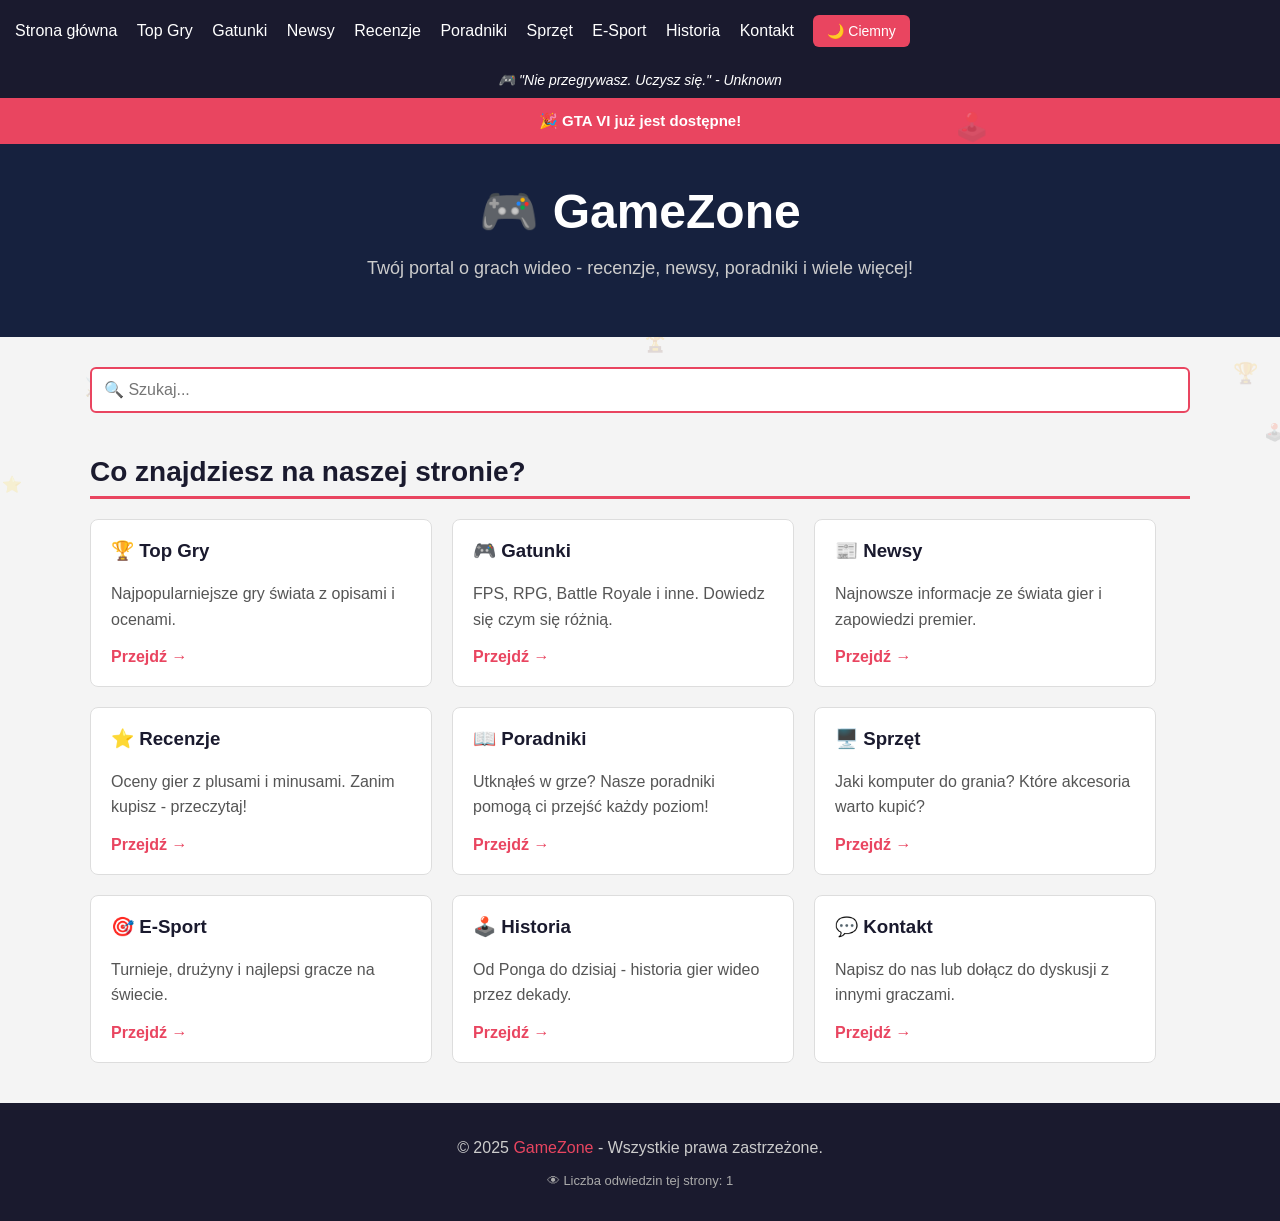
<file: index.html>
<!DOCTYPE html>
<html lang="pl">
<head>
  <meta charset="UTF-8">
  <title>GameZone - Strona Główna</title>
  <link rel="stylesheet" href="style.css">
</head>
<body>

  <nav>
    <a href="index.html">Strona główna</a>
    <a href="top-games.html">Top Gry</a>
    <a href="gatunki.html">Gatunki</a>
    <a href="newsy.html">Newsy</a>
    <a href="recenzje.html">Recenzje</a>
    <a href="poradniki.html">Poradniki</a>
    <a href="sprzet.html">Sprzęt</a>
    <a href="esport.html">E-Sport</a>
    <a href="historia.html">Historia</a>
    <a href="kontakt.html">Kontakt</a>
  </nav>

  <header>
    <h1>🎮 GameZone</h1>
    <p>Twój portal o grach wideo - recenzje, newsy, poradniki i wiele więcej!</p>
  </header>

  <main>
    <h2>Co znajdziesz na naszej stronie?</h2>

    <div class="siatka">

      <div class="karta">
        <h3>🏆 Top Gry</h3>
        <p>Najpopularniejsze gry świata z opisami i ocenami.</p>
        <a href="top-games.html">Przejdź →</a>
      </div>

      <div class="karta">
        <h3>🎮 Gatunki</h3>
        <p>FPS, RPG, Battle Royale i inne. Dowiedz się czym się różnią.</p>
        <a href="gatunki.html">Przejdź →</a>
      </div>

      <div class="karta">
        <h3>📰 Newsy</h3>
        <p>Najnowsze informacje ze świata gier i zapowiedzi premier.</p>
        <a href="newsy.html">Przejdź →</a>
      </div>

      <div class="karta">
        <h3>⭐ Recenzje</h3>
        <p>Oceny gier z plusami i minusami. Zanim kupisz - przeczytaj!</p>
        <a href="recenzje.html">Przejdź →</a>
      </div>

      <div class="karta">
        <h3>📖 Poradniki</h3>
        <p>Utknąłeś w grze? Nasze poradniki pomogą ci przejść każdy poziom!</p>
        <a href="poradniki.html">Przejdź →</a>
      </div>

      <div class="karta">
        <h3>🖥️ Sprzęt</h3>
        <p>Jaki komputer do grania? Które akcesoria warto kupić?</p>
        <a href="sprzet.html">Przejdź →</a>
      </div>

      <div class="karta">
        <h3>🎯 E-Sport</h3>
        <p>Turnieje, drużyny i najlepsi gracze na świecie.</p>
        <a href="esport.html">Przejdź →</a>
      </div>

      <div class="karta">
        <h3>🕹️ Historia</h3>
        <p>Od Ponga do dzisiaj - historia gier wideo przez dekady.</p>
        <a href="historia.html">Przejdź →</a>
      </div>

      <div class="karta">
        <h3>💬 Kontakt</h3>
        <p>Napisz do nas lub dołącz do dyskusji z innymi graczami.</p>
        <a href="kontakt.html">Przejdź →</a>
      </div>

    </div>
  </main>

  <footer>
    <p>© 2025 <a href="index.html">GameZone</a> - Wszystkie prawa zastrzeżone.</p>
  </footer>

  <script src="script.js"></script>
</body>
</html>
</file>
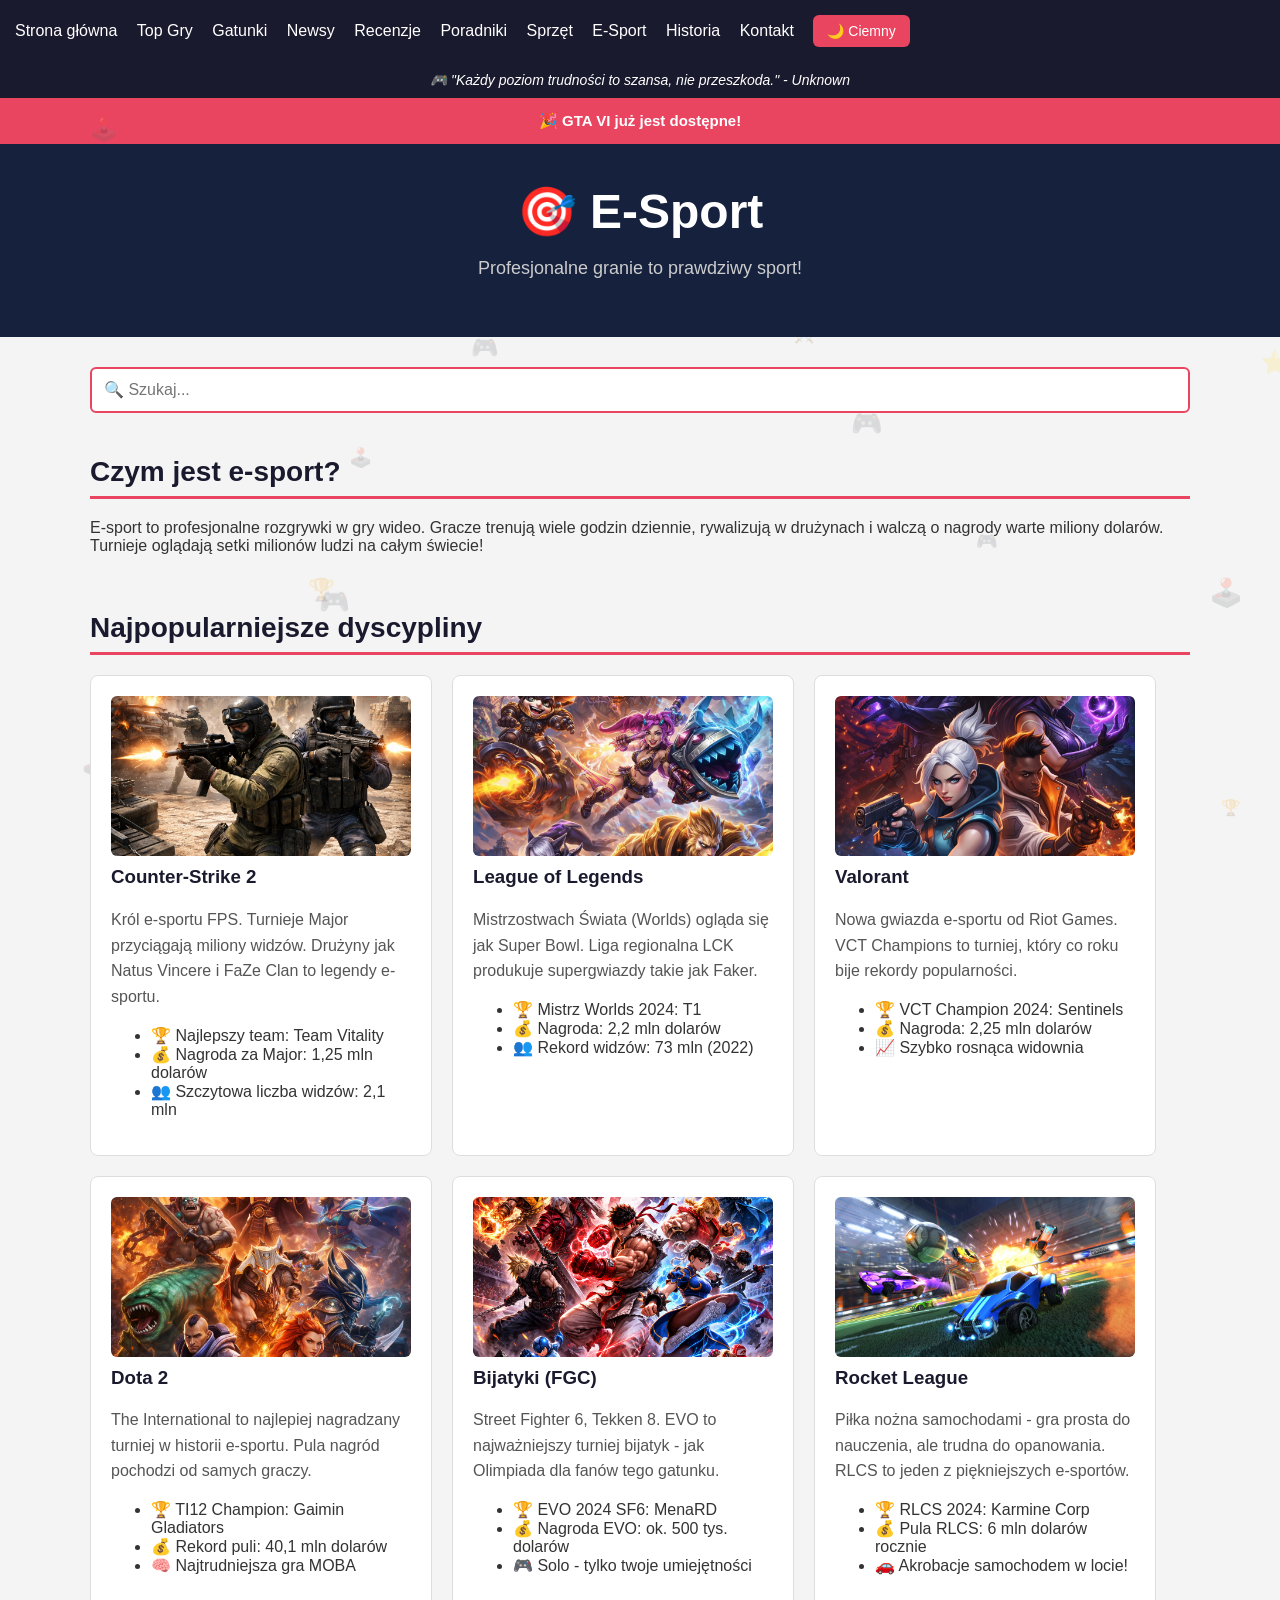
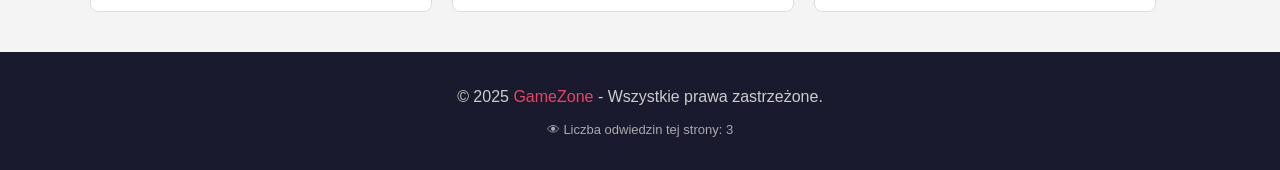
<file: esport.html>
<!DOCTYPE html>
<html lang="pl">
<head>
  <meta charset="UTF-8">
  <title>E-Sport - GameZone</title>
  <link rel="stylesheet" href="style.css">
</head>
<body>

  <nav>
    <a href="index.html">Strona główna</a>
    <a href="top-games.html">Top Gry</a>
    <a href="gatunki.html">Gatunki</a>
    <a href="newsy.html">Newsy</a>
    <a href="recenzje.html">Recenzje</a>
    <a href="poradniki.html">Poradniki</a>
    <a href="sprzet.html">Sprzęt</a>
    <a href="esport.html">E-Sport</a>
    <a href="historia.html">Historia</a>
    <a href="kontakt.html">Kontakt</a>
  </nav>

  <header>
    <h1>🎯 E-Sport</h1>
    <p>Profesjonalne granie to prawdziwy sport!</p>
  </header>

  <main>
    <h2>Czym jest e-sport?</h2>
    <p>E-sport to profesjonalne rozgrywki w gry wideo. Gracze trenują wiele godzin dziennie, rywalizują w drużynach i walczą o nagrody warte miliony dolarów. Turnieje oglądają setki milionów ludzi na całym świecie!</p>

    <br>

    <h2>Najpopularniejsze dyscypliny</h2>

    <div class="siatka">

      <div class="karta">
        <img src="grafiki/cs2.jpg" alt="Counter-Strike 2" width="300" height="160">
        <h3>Counter-Strike 2</h3>
        <p>Król e-sportu FPS. Turnieje Major przyciągają miliony widzów. Drużyny jak Natus Vincere i FaZe Clan to legendy e-sportu.</p>
        <ul>
          <li>🏆 Najlepszy team: Team Vitality</li>
          <li>💰 Nagroda za Major: 1,25 mln dolarów</li>
          <li>👥 Szczytowa liczba widzów: 2,1 mln</li>
        </ul>
      </div>

      <div class="karta">
        <img src="grafiki/lol.jpg" alt="League of Legends" width="300" height="160">
        <h3>League of Legends</h3>
        <p>Mistrzostwach Świata (Worlds) ogląda się jak Super Bowl. Liga regionalna LCK produkuje supergwiazdy takie jak Faker.</p>
        <ul>
          <li>🏆 Mistrz Worlds 2024: T1</li>
          <li>💰 Nagroda: 2,2 mln dolarów</li>
          <li>👥 Rekord widzów: 73 mln (2022)</li>
        </ul>
      </div>

      <div class="karta">
        <img src="grafiki/esport-valorant.jpg" alt="Valorant" width="300" height="160">
        <h3>Valorant</h3>
        <p>Nowa gwiazda e-sportu od Riot Games. VCT Champions to turniej, który co roku bije rekordy popularności.</p>
        <ul>
          <li>🏆 VCT Champion 2024: Sentinels</li>
          <li>💰 Nagroda: 2,25 mln dolarów</li>
          <li>📈 Szybko rosnąca widownia</li>
        </ul>
      </div>

      <div class="karta">
        <img src="grafiki/esport-dota2.jpg" alt="Dota 2" width="300" height="160">
        <h3>Dota 2</h3>
        <p>The International to najlepiej nagradzany turniej w historii e-sportu. Pula nagród pochodzi od samych graczy.</p>
        <ul>
          <li>🏆 TI12 Champion: Gaimin Gladiators</li>
          <li>💰 Rekord puli: 40,1 mln dolarów</li>
          <li>🧠 Najtrudniejsza gra MOBA</li>
        </ul>
      </div>

      <div class="karta">
        <img src="grafiki/esport-fgc.jpg" alt="Bijatyki" width="300" height="160">
        <h3>Bijatyki (FGC)</h3>
        <p>Street Fighter 6, Tekken 8. EVO to najważniejszy turniej bijatyk - jak Olimpiada dla fanów tego gatunku.</p>
        <ul>
          <li>🏆 EVO 2024 SF6: MenaRD</li>
          <li>💰 Nagroda EVO: ok. 500 tys. dolarów</li>
          <li>🎮 Solo - tylko twoje umiejętności</li>
        </ul>
      </div>

      <div class="karta">
        <img src="grafiki/esport-rl.jpg" alt="Rocket League" width="300" height="160">
        <h3>Rocket League</h3>
        <p>Piłka nożna samochodami - gra prosta do nauczenia, ale trudna do opanowania. RLCS to jeden z piękniejszych e-sportów.</p>
        <ul>
          <li>🏆 RLCS 2024: Karmine Corp</li>
          <li>💰 Pula RLCS: 6 mln dolarów rocznie</li>
          <li>🚗 Akrobacje samochodem w locie!</li>
        </ul>
      </div>

    </div>
  </main>

  <footer>
    <p>© 2025 <a href="index.html">GameZone</a> - Wszystkie prawa zastrzeżone.</p>
  </footer>

  <script src="script.js"></script>
</body>
</html>
</file>
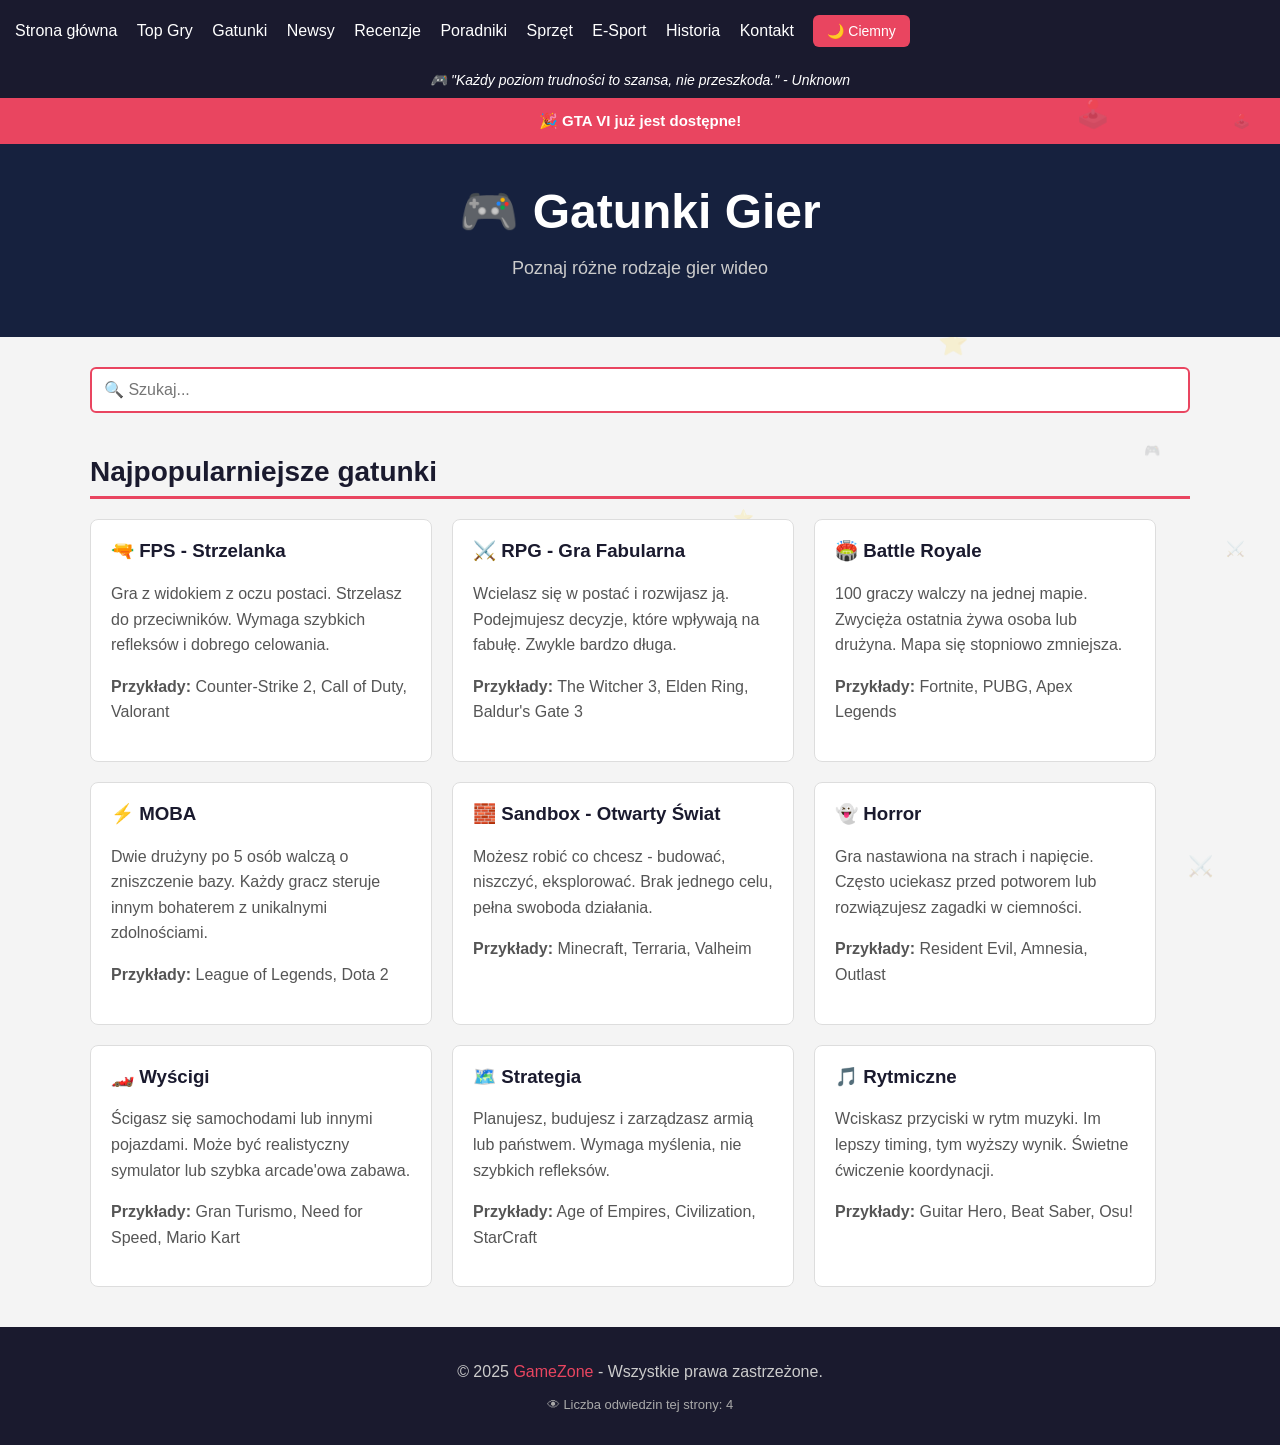
<file: gatunki.html>
<!DOCTYPE html>
<html lang="pl">
<head>
  <meta charset="UTF-8">
  <title>Gatunki Gier - GameZone</title>
  <link rel="stylesheet" href="style.css">
</head>
<body>

  <nav>
    <a href="index.html">Strona główna</a>
    <a href="top-games.html">Top Gry</a>
    <a href="gatunki.html">Gatunki</a>
    <a href="newsy.html">Newsy</a>
    <a href="recenzje.html">Recenzje</a>
    <a href="poradniki.html">Poradniki</a>
    <a href="sprzet.html">Sprzęt</a>
    <a href="esport.html">E-Sport</a>
    <a href="historia.html">Historia</a>
    <a href="kontakt.html">Kontakt</a>
  </nav>

  <header>
    <h1>🎮 Gatunki Gier</h1>
    <p>Poznaj różne rodzaje gier wideo</p>
  </header>

  <main>
    <h2>Najpopularniejsze gatunki</h2>

    <div class="siatka">

      <div class="karta">
        <h3>🔫 FPS - Strzelanka</h3>
        <p>Gra z widokiem z oczu postaci. Strzelasz do przeciwników. Wymaga szybkich refleksów i dobrego celowania.</p>
        <p><strong>Przykłady:</strong> Counter-Strike 2, Call of Duty, Valorant</p>
      </div>

      <div class="karta">
        <h3>⚔️ RPG - Gra Fabularna</h3>
        <p>Wcielasz się w postać i rozwijasz ją. Podejmujesz decyzje, które wpływają na fabułę. Zwykle bardzo długa.</p>
        <p><strong>Przykłady:</strong> The Witcher 3, Elden Ring, Baldur's Gate 3</p>
      </div>

      <div class="karta">
        <h3>🏟️ Battle Royale</h3>
        <p>100 graczy walczy na jednej mapie. Zwycięża ostatnia żywa osoba lub drużyna. Mapa się stopniowo zmniejsza.</p>
        <p><strong>Przykłady:</strong> Fortnite, PUBG, Apex Legends</p>
      </div>

      <div class="karta">
        <h3>⚡ MOBA</h3>
        <p>Dwie drużyny po 5 osób walczą o zniszczenie bazy. Każdy gracz steruje innym bohaterem z unikalnymi zdolnościami.</p>
        <p><strong>Przykłady:</strong> League of Legends, Dota 2</p>
      </div>

      <div class="karta">
        <h3>🧱 Sandbox - Otwarty Świat</h3>
        <p>Możesz robić co chcesz - budować, niszczyć, eksplorować. Brak jednego celu, pełna swoboda działania.</p>
        <p><strong>Przykłady:</strong> Minecraft, Terraria, Valheim</p>
      </div>

      <div class="karta">
        <h3>👻 Horror</h3>
        <p>Gra nastawiona na strach i napięcie. Często uciekasz przed potworem lub rozwiązujesz zagadki w ciemności.</p>
        <p><strong>Przykłady:</strong> Resident Evil, Amnesia, Outlast</p>
      </div>

      <div class="karta">
        <h3>🏎️ Wyścigi</h3>
        <p>Ścigasz się samochodami lub innymi pojazdami. Może być realistyczny symulator lub szybka arcade'owa zabawa.</p>
        <p><strong>Przykłady:</strong> Gran Turismo, Need for Speed, Mario Kart</p>
      </div>

      <div class="karta">
        <h3>🗺️ Strategia</h3>
        <p>Planujesz, budujesz i zarządzasz armią lub państwem. Wymaga myślenia, nie szybkich refleksów.</p>
        <p><strong>Przykłady:</strong> Age of Empires, Civilization, StarCraft</p>
      </div>

      <div class="karta">
        <h3>🎵 Rytmiczne</h3>
        <p>Wciskasz przyciski w rytm muzyki. Im lepszy timing, tym wyższy wynik. Świetne ćwiczenie koordynacji.</p>
        <p><strong>Przykłady:</strong> Guitar Hero, Beat Saber, Osu!</p>
      </div>

    </div>
  </main>

  <footer>
    <p>© 2025 <a href="index.html">GameZone</a> - Wszystkie prawa zastrzeżone.</p>
  </footer>

  <script src="script.js"></script>
</body>
</html>
</file>
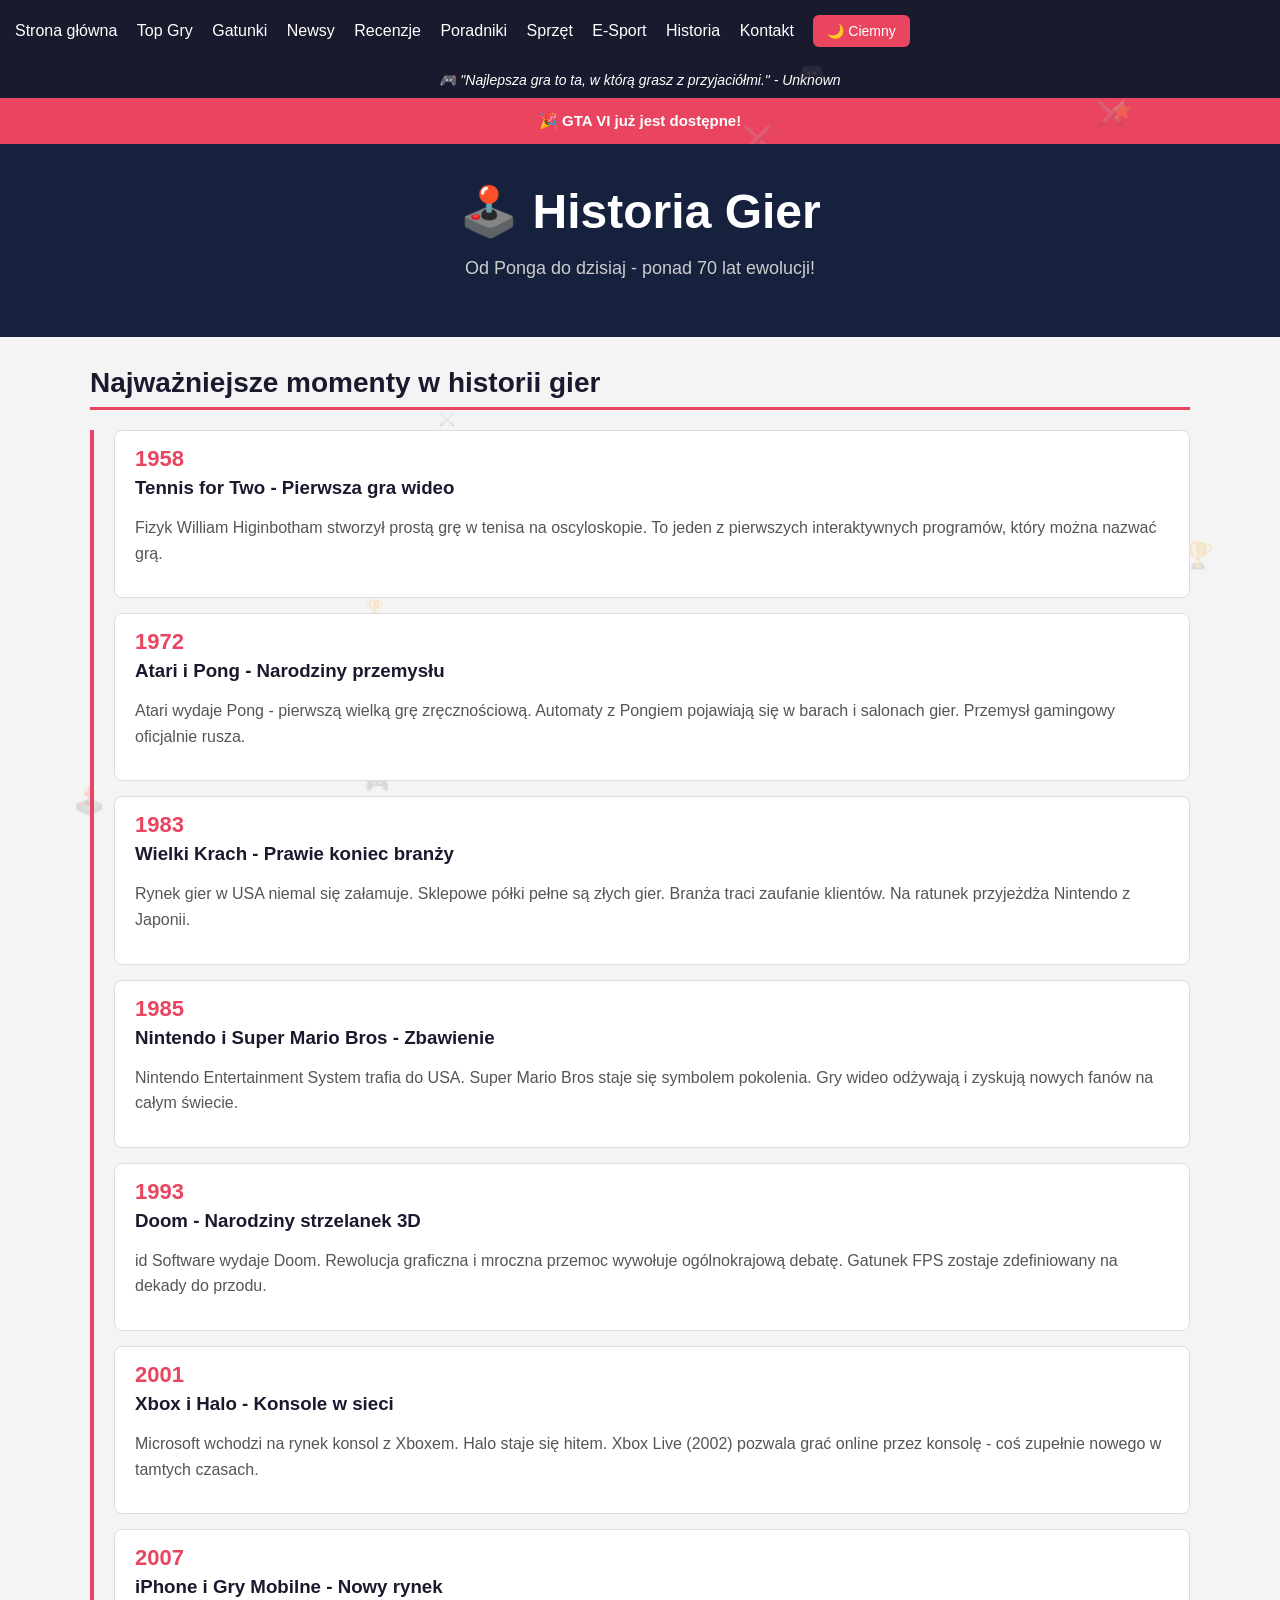
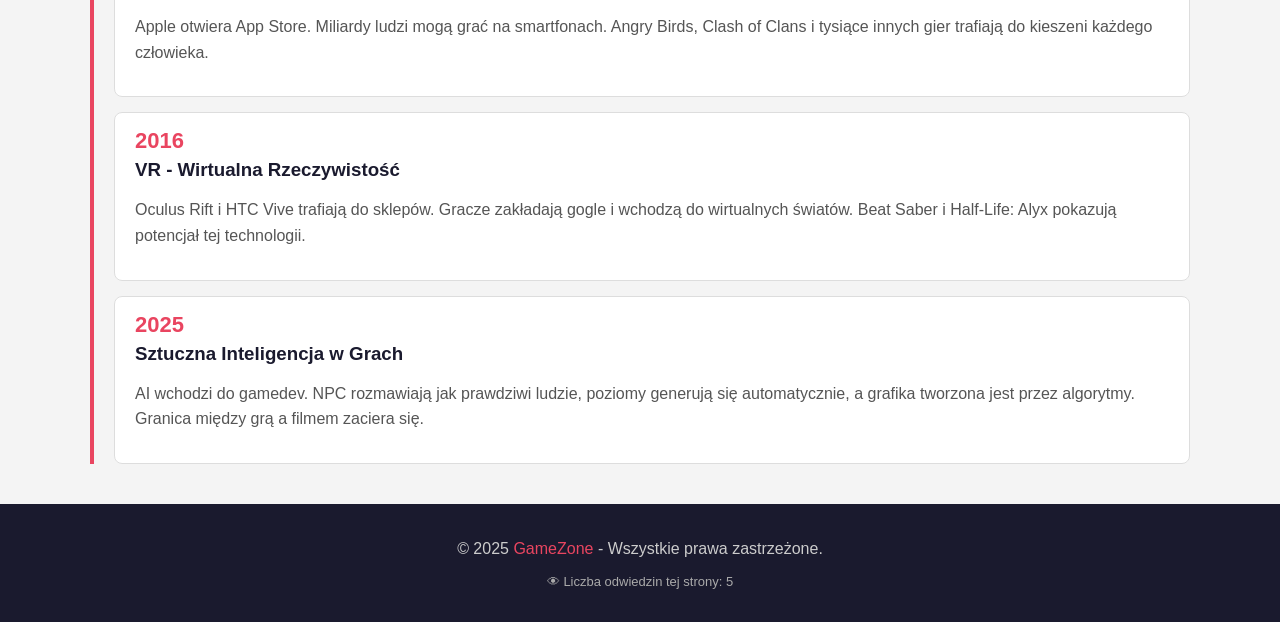
<file: historia.html>
<!DOCTYPE html>
<html lang="pl">
<head>
  <meta charset="UTF-8">
  <title>Historia Gier - GameZone</title>
  <link rel="stylesheet" href="style.css">
</head>
<body>

  <nav>
    <a href="index.html">Strona główna</a>
    <a href="top-games.html">Top Gry</a>
    <a href="gatunki.html">Gatunki</a>
    <a href="newsy.html">Newsy</a>
    <a href="recenzje.html">Recenzje</a>
    <a href="poradniki.html">Poradniki</a>
    <a href="sprzet.html">Sprzęt</a>
    <a href="esport.html">E-Sport</a>
    <a href="historia.html">Historia</a>
    <a href="kontakt.html">Kontakt</a>
  </nav>

  <header>
    <h1>🕹️ Historia Gier</h1>
    <p>Od Ponga do dzisiaj - ponad 70 lat ewolucji!</p>
  </header>

  <main>
    <h2>Najważniejsze momenty w historii gier</h2>

    <div class="linia-czasu">

      <div class="wydarzenie">
        <div class="rok">1958</div>
        <h3>Tennis for Two - Pierwsza gra wideo</h3>
        <p>Fizyk William Higinbotham stworzył prostą grę w tenisa na oscyloskopie. To jeden z pierwszych interaktywnych programów, który można nazwać grą.</p>
      </div>

      <div class="wydarzenie">
        <div class="rok">1972</div>
        <h3>Atari i Pong - Narodziny przemysłu</h3>
        <p>Atari wydaje Pong - pierwszą wielką grę zręcznościową. Automaty z Pongiem pojawiają się w barach i salonach gier. Przemysł gamingowy oficjalnie rusza.</p>
      </div>

      <div class="wydarzenie">
        <div class="rok">1983</div>
        <h3>Wielki Krach - Prawie koniec branży</h3>
        <p>Rynek gier w USA niemal się załamuje. Sklepowe półki pełne są złych gier. Branża traci zaufanie klientów. Na ratunek przyjeżdża Nintendo z Japonii.</p>
      </div>

      <div class="wydarzenie">
        <div class="rok">1985</div>
        <h3>Nintendo i Super Mario Bros - Zbawienie</h3>
        <p>Nintendo Entertainment System trafia do USA. Super Mario Bros staje się symbolem pokolenia. Gry wideo odżywają i zyskują nowych fanów na całym świecie.</p>
      </div>

      <div class="wydarzenie">
        <div class="rok">1993</div>
        <h3>Doom - Narodziny strzelanek 3D</h3>
        <p>id Software wydaje Doom. Rewolucja graficzna i mroczna przemoc wywołuje ogólnokrajową debatę. Gatunek FPS zostaje zdefiniowany na dekady do przodu.</p>
      </div>

      <div class="wydarzenie">
        <div class="rok">2001</div>
        <h3>Xbox i Halo - Konsole w sieci</h3>
        <p>Microsoft wchodzi na rynek konsol z Xboxem. Halo staje się hitem. Xbox Live (2002) pozwala grać online przez konsolę - coś zupełnie nowego w tamtych czasach.</p>
      </div>

      <div class="wydarzenie">
        <div class="rok">2007</div>
        <h3>iPhone i Gry Mobilne - Nowy rynek</h3>
        <p>Apple otwiera App Store. Miliardy ludzi mogą grać na smartfonach. Angry Birds, Clash of Clans i tysiące innych gier trafiają do kieszeni każdego człowieka.</p>
      </div>

      <div class="wydarzenie">
        <div class="rok">2016</div>
        <h3>VR - Wirtualna Rzeczywistość</h3>
        <p>Oculus Rift i HTC Vive trafiają do sklepów. Gracze zakładają gogle i wchodzą do wirtualnych światów. Beat Saber i Half-Life: Alyx pokazują potencjał tej technologii.</p>
      </div>

      <div class="wydarzenie">
        <div class="rok">2025</div>
        <h3>Sztuczna Inteligencja w Grach</h3>
        <p>AI wchodzi do gamedev. NPC rozmawiają jak prawdziwi ludzie, poziomy generują się automatycznie, a grafika tworzona jest przez algorytmy. Granica między grą a filmem zaciera się.</p>
      </div>

    </div>
  </main>

  <footer>
    <p>© 2025 <a href="index.html">GameZone</a> - Wszystkie prawa zastrzeżone.</p>
  </footer>

  <script src="script.js"></script>
</body>
</html>
</file>
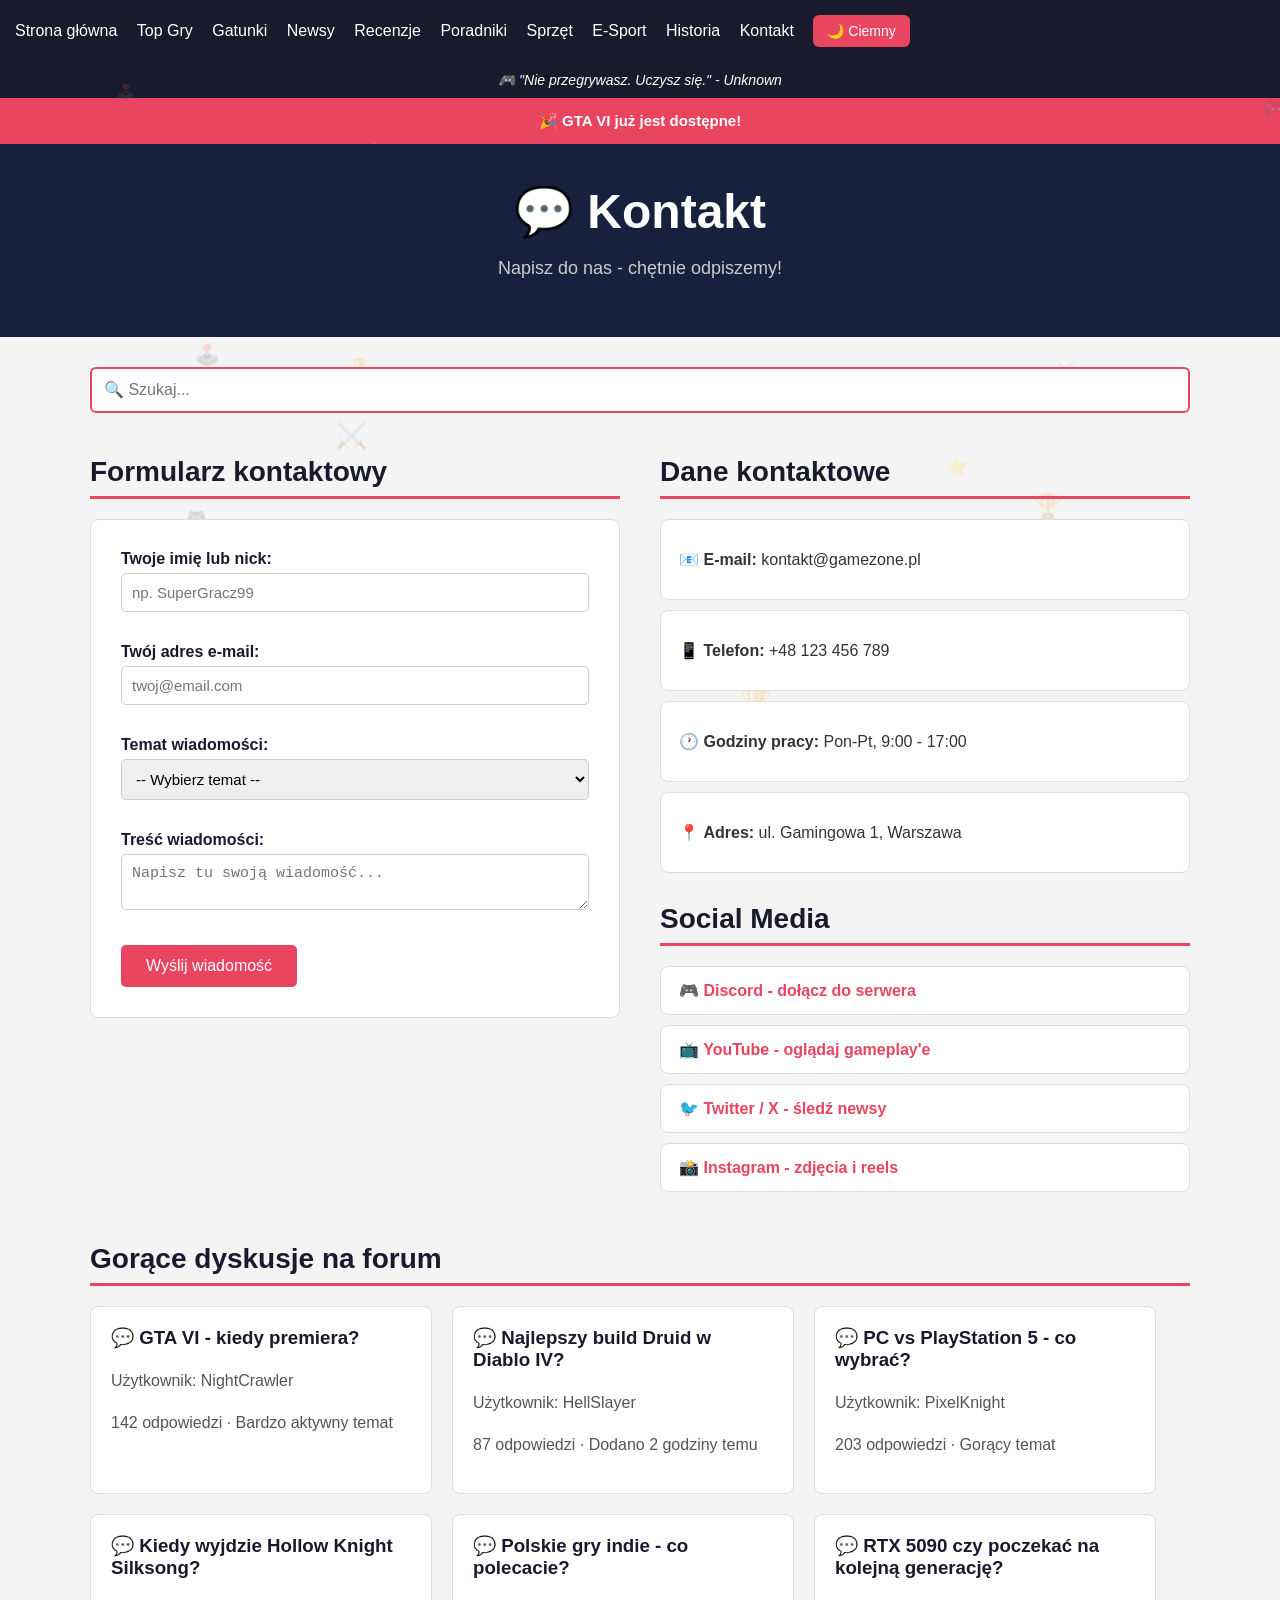
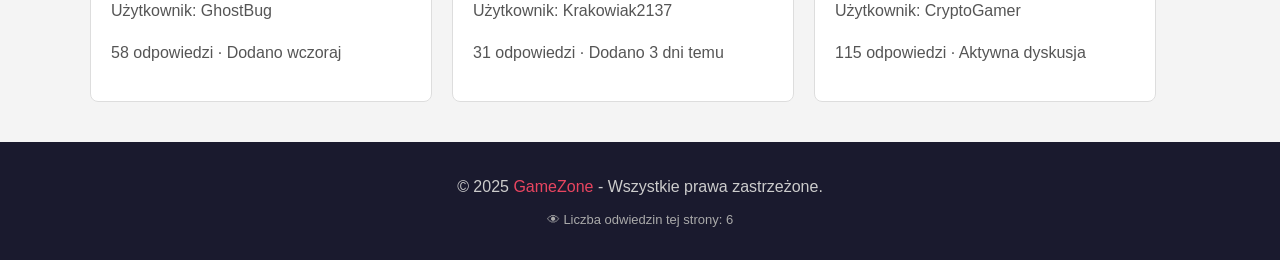
<file: kontakt.html>
<!DOCTYPE html>
<html lang="pl">
<head>
  <meta charset="UTF-8">
  <title>Kontakt - GameZone</title>
  <link rel="stylesheet" href="style.css">
</head>
<body>

  <nav>
    <a href="index.html">Strona główna</a>
    <a href="top-games.html">Top Gry</a>
    <a href="gatunki.html">Gatunki</a>
    <a href="newsy.html">Newsy</a>
    <a href="recenzje.html">Recenzje</a>
    <a href="poradniki.html">Poradniki</a>
    <a href="sprzet.html">Sprzęt</a>
    <a href="esport.html">E-Sport</a>
    <a href="historia.html">Historia</a>
    <a href="kontakt.html">Kontakt</a>
  </nav>

  <header>
    <h1>💬 Kontakt</h1>
    <p>Napisz do nas - chętnie odpiszemy!</p>
  </header>

  <main>

    <div class="kontakt-grid">

      <div class="kontakt-lewa">
        <h2>Formularz kontaktowy</h2>

        <form id="formularz">
          <label>Twoje imię lub nick:</label>
          <input type="text" id="pole-imie" placeholder="np. SuperGracz99">
          <p class="blad" id="blad-imie"></p>

          <label>Twój adres e-mail:</label>
          <input type="email" id="pole-email" placeholder="twoj@email.com">
          <p class="blad" id="blad-email"></p>

          <label>Temat wiadomości:</label>
          <select id="pole-temat">
            <option value="">-- Wybierz temat --</option>
            <option>Błąd na stronie</option>
            <option>Propozycja recenzji</option>
            <option>Współpraca</option>
            <option>Pytanie ogólne</option>
            <option>Inne</option>
          </select>
          <p class="blad" id="blad-temat"></p>

          <label>Treść wiadomości:</label>
          <textarea id="pole-tresc" placeholder="Napisz tu swoją wiadomość..."></textarea>
          <p class="blad" id="blad-tresc"></p>

          <button type="button" id="przycisk-wyslij">Wyślij wiadomość</button>

          <div id="sukces" class="sukces">
            ✅ Wiadomość wysłana! Odezwiemy się wkrótce.
          </div>
        </form>
      </div>

      <div class="kontakt-prawa">
        <h2>Dane kontaktowe</h2>

        <div class="info-karta">
          <p>📧 <strong>E-mail:</strong> kontakt@gamezone.pl</p>
        </div>
        <div class="info-karta">
          <p>📱 <strong>Telefon:</strong> +48 123 456 789</p>
        </div>
        <div class="info-karta">
          <p>🕐 <strong>Godziny pracy:</strong> Pon-Pt, 9:00 - 17:00</p>
        </div>
        <div class="info-karta">
          <p>📍 <strong>Adres:</strong> ul. Gamingowa 1, Warszawa</p>
        </div>

        <h2 style="margin-top: 30px;">Social Media</h2>

        <div class="info-karta social">
          <a href="#">🎮 Discord - dołącz do serwera</a>
        </div>
        <div class="info-karta social">
          <a href="#">📺 YouTube - oglądaj gameplay'e</a>
        </div>
        <div class="info-karta social">
          <a href="#">🐦 Twitter / X - śledź newsy</a>
        </div>
        <div class="info-karta social">
          <a href="#">📸 Instagram - zdjęcia i reels</a>
        </div>
      </div>

    </div>

    <br>

    <h2>Gorące dyskusje na forum</h2>

    <div class="siatka">

      <div class="karta">
        <h3>💬 GTA VI - kiedy premiera?</h3>
        <p>Użytkownik: NightCrawler</p>
        <p>142 odpowiedzi · Bardzo aktywny temat</p>
      </div>

      <div class="karta">
        <h3>💬 Najlepszy build Druid w Diablo IV?</h3>
        <p>Użytkownik: HellSlayer</p>
        <p>87 odpowiedzi · Dodano 2 godziny temu</p>
      </div>

      <div class="karta">
        <h3>💬 PC vs PlayStation 5 - co wybrać?</h3>
        <p>Użytkownik: PixelKnight</p>
        <p>203 odpowiedzi · Gorący temat</p>
      </div>

      <div class="karta">
        <h3>💬 Kiedy wyjdzie Hollow Knight Silksong?</h3>
        <p>Użytkownik: GhostBug</p>
        <p>58 odpowiedzi · Dodano wczoraj</p>
      </div>

      <div class="karta">
        <h3>💬 Polskie gry indie - co polecacie?</h3>
        <p>Użytkownik: Krakowiak2137</p>
        <p>31 odpowiedzi · Dodano 3 dni temu</p>
      </div>

      <div class="karta">
        <h3>💬 RTX 5090 czy poczekać na kolejną generację?</h3>
        <p>Użytkownik: CryptoGamer</p>
        <p>115 odpowiedzi · Aktywna dyskusja</p>
      </div>

    </div>
  </main>

  <footer>
    <p>© 2025 <a href="index.html">GameZone</a> - Wszystkie prawa zastrzeżone.</p>
  </footer>

  <script src="script.js"></script>
</body>
</html>
</file>
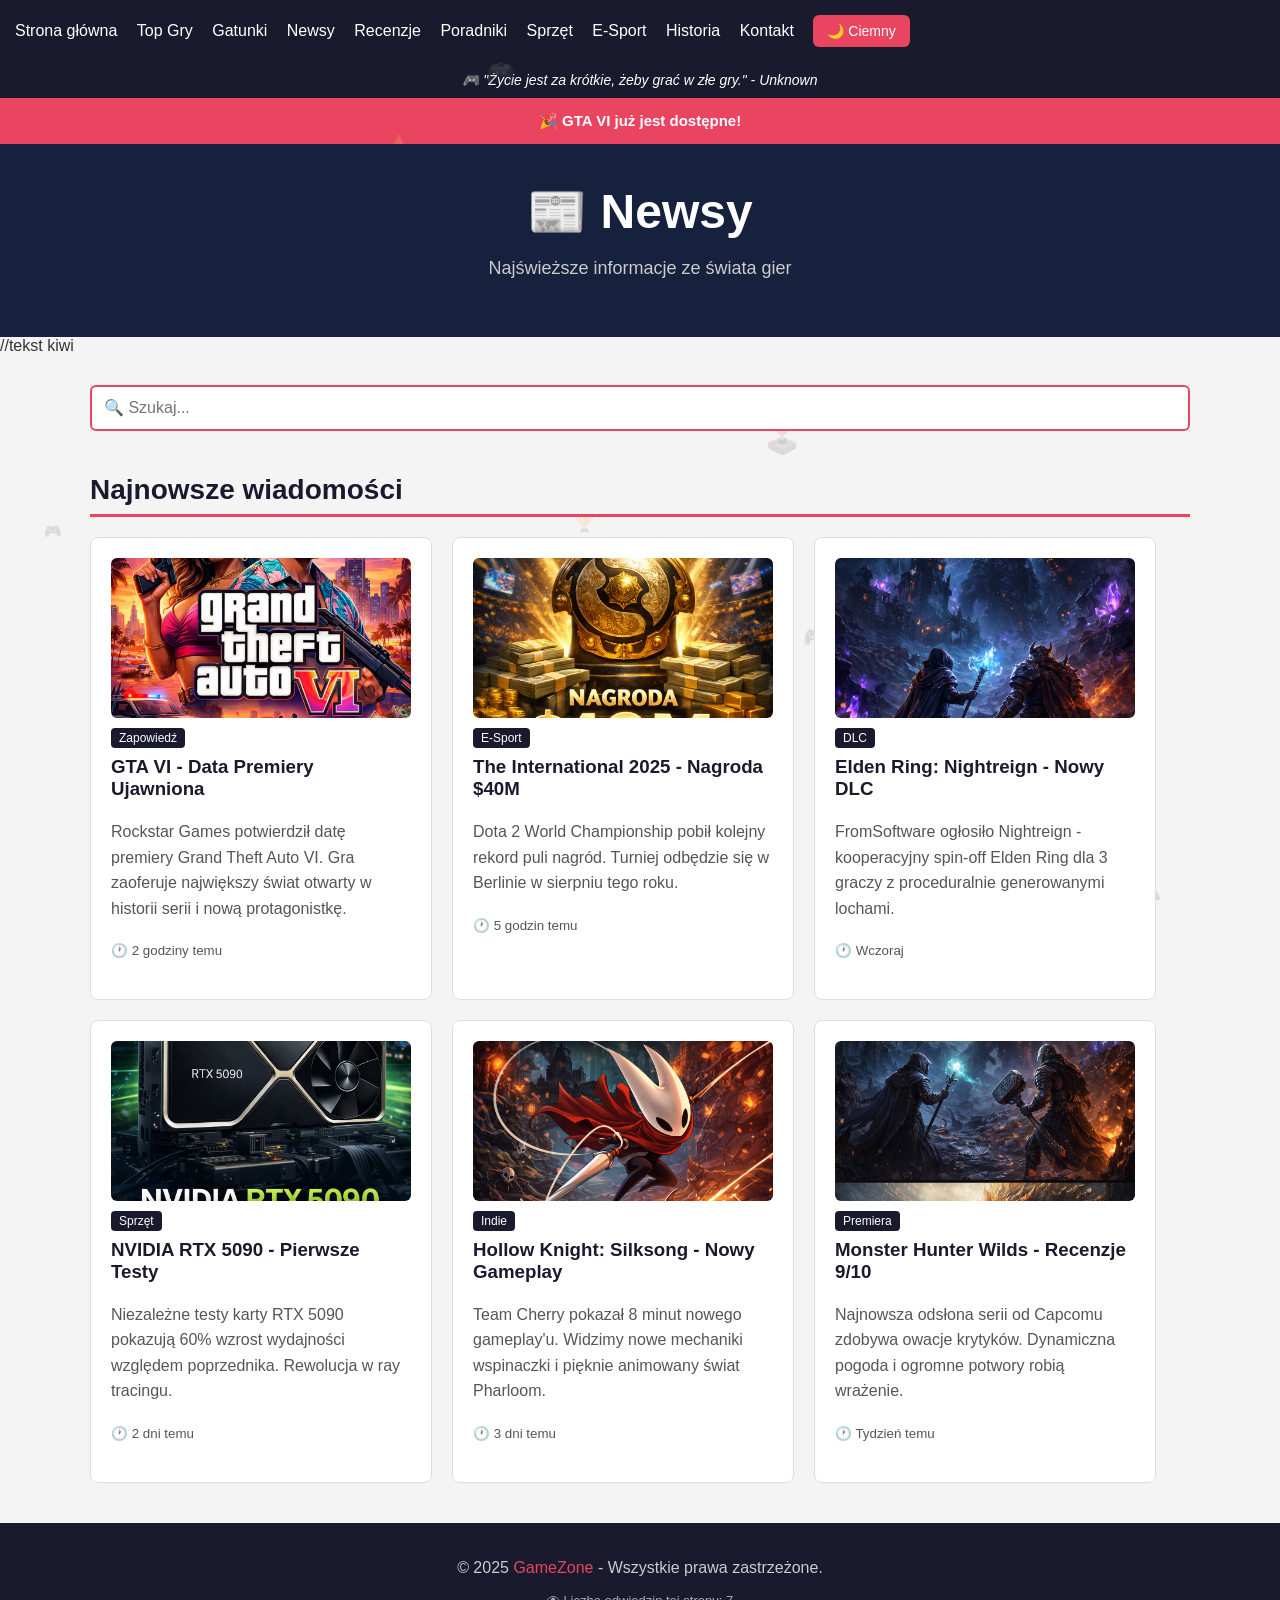
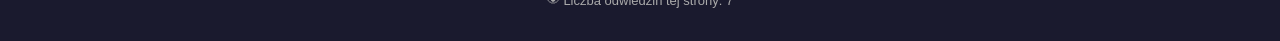
<file: newsy.html>
<!DOCTYPE html>
<html lang="pl">
<head>
  <meta charset="UTF-8">
  <title>Newsy - GameZone</title>
  <link rel="stylesheet" href="style.css">
</head>
<body>

  <nav>
    <a href="index.html">Strona główna</a>
    <a href="top-games.html">Top Gry</a>
    <a href="gatunki.html">Gatunki</a>
    <a href="newsy.html">Newsy</a>
    <a href="recenzje.html">Recenzje</a>
    <a href="poradniki.html">Poradniki</a>
    <a href="sprzet.html">Sprzęt</a>
    <a href="esport.html">E-Sport</a>
    <a href="historia.html">Historia</a>
    <a href="kontakt.html">Kontakt</a>
  </nav>

  <header>
    <h1>📰 Newsy</h1>
    <p>Najświeższe informacje ze świata gier</p>
  </header>

  //tekst kiwi

  <main>
    <h2>Najnowsze wiadomości</h2>

    <div class="siatka">

      <div class="karta">
        <img src="grafiki/news-gta6.jpg" alt="GTA VI" width="300" height="160">
        <span class="gatunek">Zapowiedź</span>
        <h3>GTA VI - Data Premiery Ujawniona</h3>
        <p>Rockstar Games potwierdził datę premiery Grand Theft Auto VI. Gra zaoferuje największy świat otwarty w historii serii i nową protagonistkę.</p>
        <p><small>🕐 2 godziny temu</small></p>
      </div>

      <div class="karta">
        <img src="grafiki/news-ti2025.jpg" alt="The International 2025" width="300" height="160">
        <span class="gatunek">E-Sport</span>
        <h3>The International 2025 - Nagroda $40M</h3>
        <p>Dota 2 World Championship pobił kolejny rekord puli nagród. Turniej odbędzie się w Berlinie w sierpniu tego roku.</p>
        <p><small>🕐 5 godzin temu</small></p>
      </div>

      <div class="karta">
        <img src="grafiki/news-eldenring-dlc.jpg" alt="Elden Ring DLC" width="300" height="160">
        <span class="gatunek">DLC</span>
        <h3>Elden Ring: Nightreign - Nowy DLC</h3>
        <p>FromSoftware ogłosiło Nightreign - kooperacyjny spin-off Elden Ring dla 3 graczy z proceduralnie generowanymi lochami.</p>
        <p><small>🕐 Wczoraj</small></p>
      </div>

      <div class="karta">
        <img src="grafiki/news-rtx5090.jpg" alt="RTX 5090" width="300" height="160">
        <span class="gatunek">Sprzęt</span>
        <h3>NVIDIA RTX 5090 - Pierwsze Testy</h3>
        <p>Niezależne testy karty RTX 5090 pokazują 60% wzrost wydajności względem poprzednika. Rewolucja w ray tracingu.</p>
        <p><small>🕐 2 dni temu</small></p>
      </div>

      <div class="karta">
        <img src="grafiki/news-silksong.jpg" alt="Hollow Knight Silksong" width="300" height="160">
        <span class="gatunek">Indie</span>
        <h3>Hollow Knight: Silksong - Nowy Gameplay</h3>
        <p>Team Cherry pokazał 8 minut nowego gameplay'u. Widzimy nowe mechaniki wspinaczki i pięknie animowany świat Pharloom.</p>
        <p><small>🕐 3 dni temu</small></p>
      </div>

      <div class="karta">
        <img src="grafiki/news-mhwilds.jpg" alt="Monster Hunter Wilds" width="300" height="160">
        <span class="gatunek">Premiera</span>
        <h3>Monster Hunter Wilds - Recenzje 9/10</h3>
        <p>Najnowsza odsłona serii od Capcomu zdobywa owacje krytyków. Dynamiczna pogoda i ogromne potwory robią wrażenie.</p>
        <p><small>🕐 Tydzień temu</small></p>
      </div>

    </div>
  </main>

  <footer>
    <p>© 2025 <a href="index.html">GameZone</a> - Wszystkie prawa zastrzeżone.</p>
  </footer>

  <script src="script.js"></script>
</body>
</html>
</file>
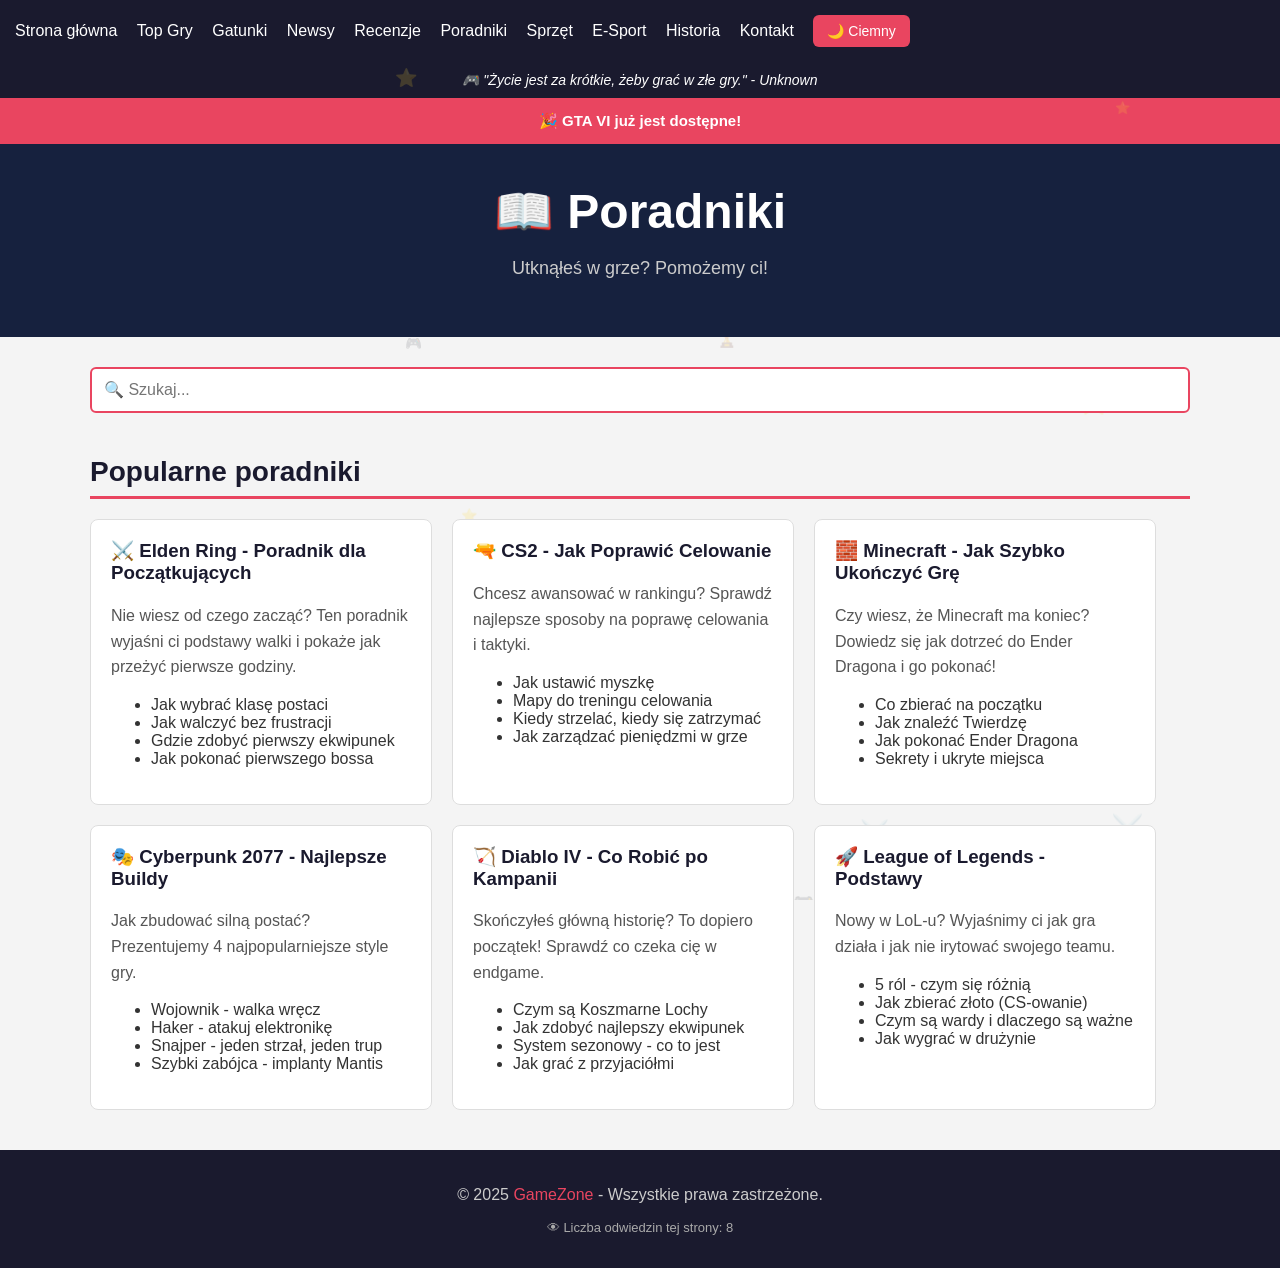
<file: poradniki.html>
<!DOCTYPE html>
<html lang="pl">
<head>
  <meta charset="UTF-8">
  <title>Poradniki - GameZone</title>
  <link rel="stylesheet" href="style.css">
</head>
<body>

  <nav>
    <a href="index.html">Strona główna</a>
    <a href="top-games.html">Top Gry</a>
    <a href="gatunki.html">Gatunki</a>
    <a href="newsy.html">Newsy</a>
    <a href="recenzje.html">Recenzje</a>
    <a href="poradniki.html">Poradniki</a>
    <a href="sprzet.html">Sprzęt</a>
    <a href="esport.html">E-Sport</a>
    <a href="historia.html">Historia</a>
    <a href="kontakt.html">Kontakt</a>
  </nav>

  <header>
    <h1>📖 Poradniki</h1>
    <p>Utknąłeś w grze? Pomożemy ci!</p>
  </header>

  <main>
    <h2>Popularne poradniki</h2>

    <div class="siatka">

      <div class="karta">
        <h3>⚔️ Elden Ring - Poradnik dla Początkujących</h3>
        <p>Nie wiesz od czego zacząć? Ten poradnik wyjaśni ci podstawy walki i pokaże jak przeżyć pierwsze godziny.</p>
        <ul>
          <li>Jak wybrać klasę postaci</li>
          <li>Jak walczyć bez frustracji</li>
          <li>Gdzie zdobyć pierwszy ekwipunek</li>
          <li>Jak pokonać pierwszego bossa</li>
        </ul>
      </div>

      <div class="karta">
        <h3>🔫 CS2 - Jak Poprawić Celowanie</h3>
        <p>Chcesz awansować w rankingu? Sprawdź najlepsze sposoby na poprawę celowania i taktyki.</p>
        <ul>
          <li>Jak ustawić myszkę</li>
          <li>Mapy do treningu celowania</li>
          <li>Kiedy strzelać, kiedy się zatrzymać</li>
          <li>Jak zarządzać pieniędzmi w grze</li>
        </ul>
      </div>

      <div class="karta">
        <h3>🧱 Minecraft - Jak Szybko Ukończyć Grę</h3>
        <p>Czy wiesz, że Minecraft ma koniec? Dowiedz się jak dotrzeć do Ender Dragona i go pokonać!</p>
        <ul>
          <li>Co zbierać na początku</li>
          <li>Jak znaleźć Twierdzę</li>
          <li>Jak pokonać Ender Dragona</li>
          <li>Sekrety i ukryte miejsca</li>
        </ul>
      </div>

      <div class="karta">
        <h3>🎭 Cyberpunk 2077 - Najlepsze Buildy</h3>
        <p>Jak zbudować silną postać? Prezentujemy 4 najpopularniejsze style gry.</p>
        <ul>
          <li>Wojownik - walka wręcz</li>
          <li>Haker - atakuj elektronikę</li>
          <li>Snajper - jeden strzał, jeden trup</li>
          <li>Szybki zabójca - implanty Mantis</li>
        </ul>
      </div>

      <div class="karta">
        <h3>🏹 Diablo IV - Co Robić po Kampanii</h3>
        <p>Skończyłeś główną historię? To dopiero początek! Sprawdź co czeka cię w endgame.</p>
        <ul>
          <li>Czym są Koszmarne Lochy</li>
          <li>Jak zdobyć najlepszy ekwipunek</li>
          <li>System sezonowy - co to jest</li>
          <li>Jak grać z przyjaciółmi</li>
        </ul>
      </div>

      <div class="karta">
        <h3>🚀 League of Legends - Podstawy</h3>
        <p>Nowy w LoL-u? Wyjaśnimy ci jak gra działa i jak nie irytować swojego teamu.</p>
        <ul>
          <li>5 ról - czym się różnią</li>
          <li>Jak zbierać złoto (CS-owanie)</li>
          <li>Czym są wardy i dlaczego są ważne</li>
          <li>Jak wygrać w drużynie</li>
        </ul>
      </div>

    </div>
  </main>

  <footer>
    <p>© 2025 <a href="index.html">GameZone</a> - Wszystkie prawa zastrzeżone.</p>
  </footer>

  <script src="script.js"></script>
</body>
</html>
</file>
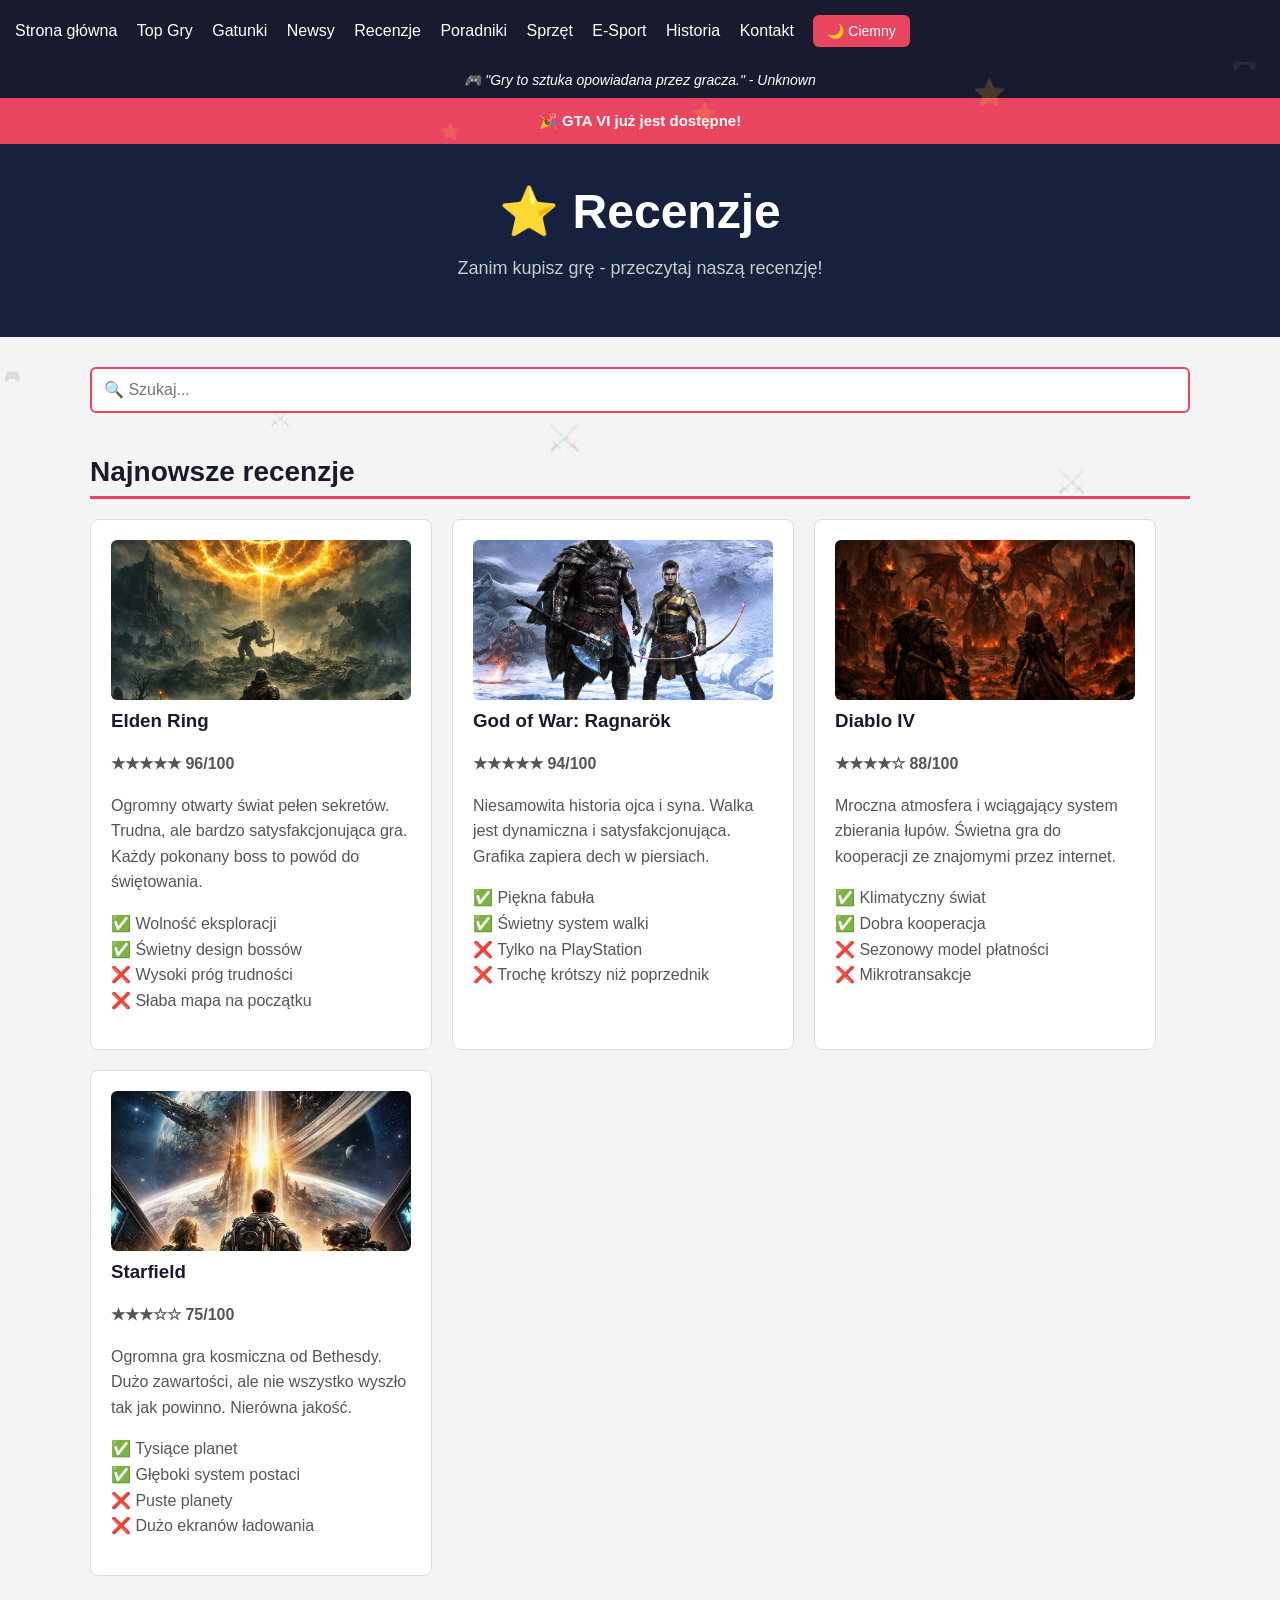
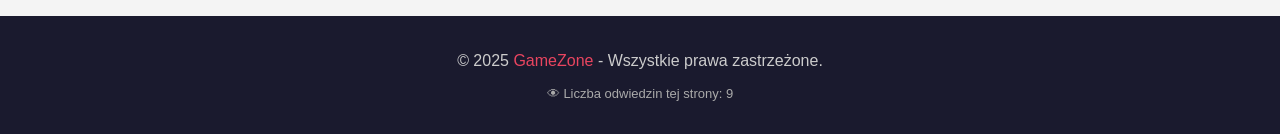
<file: recenzje.html>
<!DOCTYPE html>
<html lang="pl">
<head>
  <meta charset="UTF-8">
  <title>Recenzje - GameZone</title>
  <link rel="stylesheet" href="style.css">
</head>
<body>

  <nav>
    <a href="index.html">Strona główna</a>
    <a href="top-games.html">Top Gry</a>
    <a href="gatunki.html">Gatunki</a>
    <a href="newsy.html">Newsy</a>
    <a href="recenzje.html">Recenzje</a>
    <a href="poradniki.html">Poradniki</a>
    <a href="sprzet.html">Sprzęt</a>
    <a href="esport.html">E-Sport</a>
    <a href="historia.html">Historia</a>
    <a href="kontakt.html">Kontakt</a>
  </nav>

  <header>
    <h1>⭐ Recenzje</h1>
    <p>Zanim kupisz grę - przeczytaj naszą recenzję!</p>
  </header>

  <main>
    <h2>Najnowsze recenzje</h2>

    <div class="siatka">

      <div class="karta">
        <img src="grafiki/eldenring.jpg" alt="Elden Ring" width="300" height="160">
        <h3>Elden Ring</h3>
        <p class="ocena">★★★★★ 96/100</p>
        <p>Ogromny otwarty świat pełen sekretów. Trudna, ale bardzo satysfakcjonująca gra. Każdy pokonany boss to powód do świętowania.</p>
        <p>✅ Wolność eksploracji<br>✅ Świetny design bossów<br>❌ Wysoki próg trudności<br>❌ Słaba mapa na początku</p>
      </div>

      <div class="karta">
        <img src="grafiki/godofwar.jpg" alt="God of War" width="300" height="160">
        <h3>God of War: Ragnarök</h3>
        <p class="ocena">★★★★★ 94/100</p>
        <p>Niesamowita historia ojca i syna. Walka jest dynamiczna i satysfakcjonująca. Grafika zapiera dech w piersiach.</p>
        <p>✅ Piękna fabuła<br>✅ Świetny system walki<br>❌ Tylko na PlayStation<br>❌ Trochę krótszy niż poprzednik</p>
      </div>

      <div class="karta">
        <img src="grafiki/diablo4.jpg" alt="Diablo IV" width="300" height="160">
        <h3>Diablo IV</h3>
        <p class="ocena">★★★★☆ 88/100</p>
        <p>Mroczna atmosfera i wciągający system zbierania łupów. Świetna gra do kooperacji ze znajomymi przez internet.</p>
        <p>✅ Klimatyczny świat<br>✅ Dobra kooperacja<br>❌ Sezonowy model płatności<br>❌ Mikrotransakcje</p>
      </div>

      <div class="karta">
        <img src="grafiki/starfield.jpg" alt="Starfield" width="300" height="160">
        <h3>Starfield</h3>
        <p class="ocena">★★★☆☆ 75/100</p>
        <p>Ogromna gra kosmiczna od Bethesdy. Dużo zawartości, ale nie wszystko wyszło tak jak powinno. Nierówna jakość.</p>
        <p>✅ Tysiące planet<br>✅ Głęboki system postaci<br>❌ Puste planety<br>❌ Dużo ekranów ładowania</p>
      </div>

    </div>
  </main>

  <footer>
    <p>© 2025 <a href="index.html">GameZone</a> - Wszystkie prawa zastrzeżone.</p>
  </footer>

  <script src="script.js"></script>
</body>
</html>
</file>
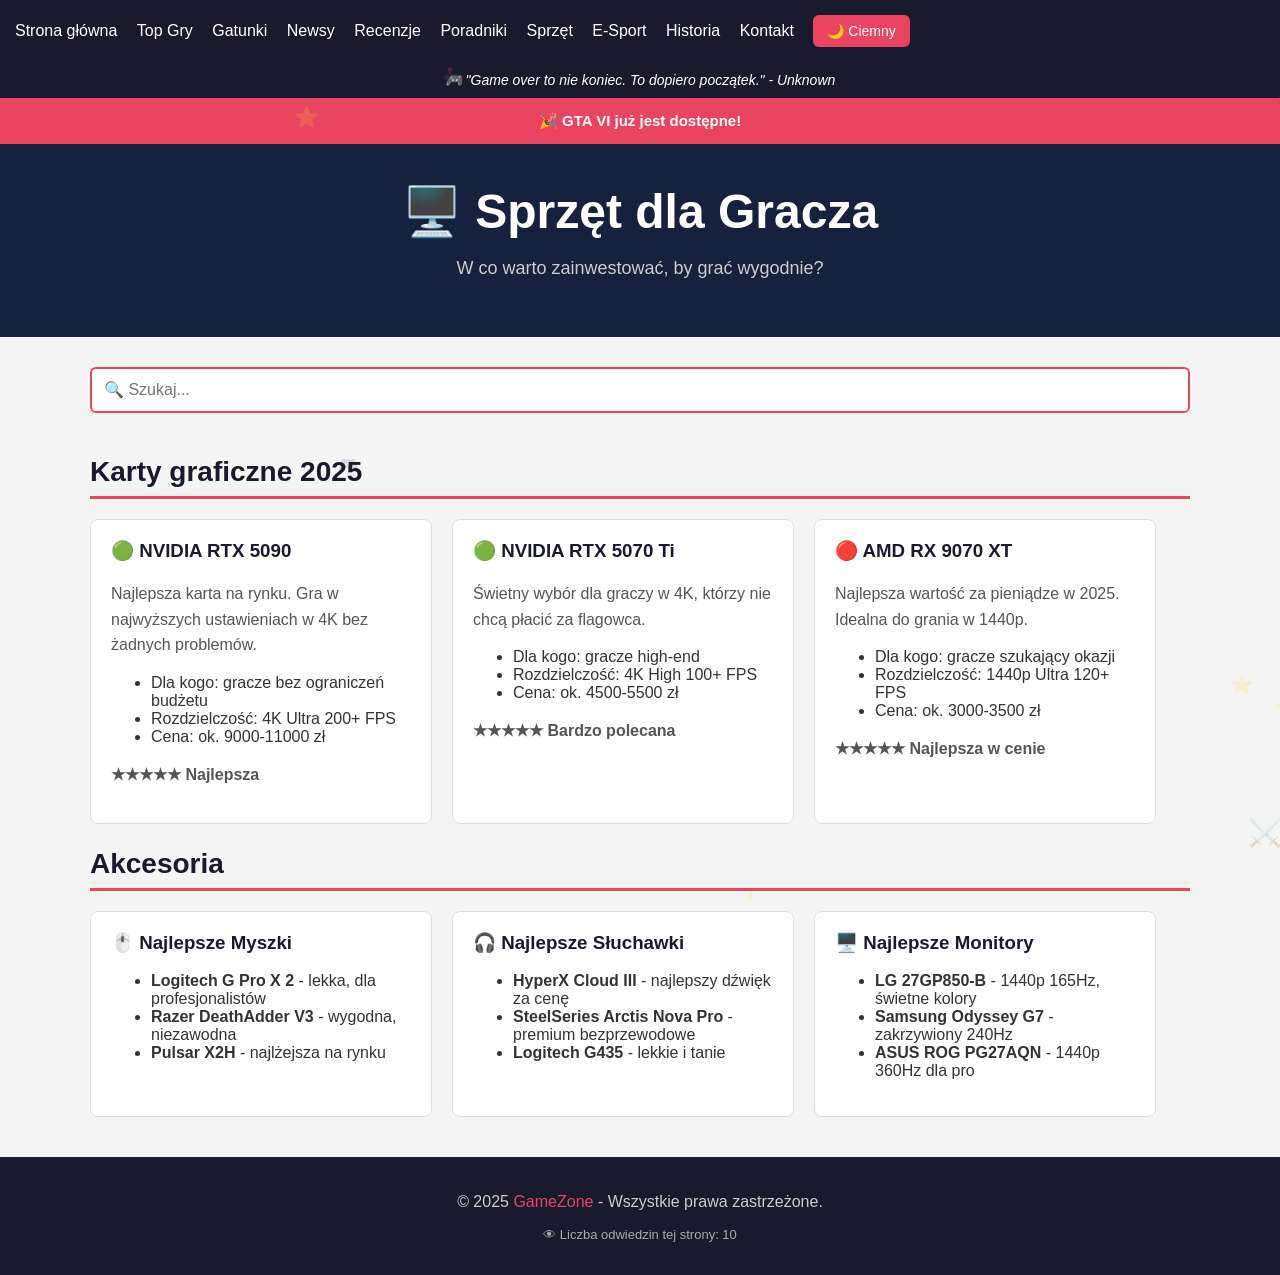
<file: sprzet.html>
<!DOCTYPE html>
<html lang="pl">
<head>
  <meta charset="UTF-8">
  <title>Sprzęt - GameZone</title>
  <link rel="stylesheet" href="style.css">
</head>
<body>

  <nav>
    <a href="index.html">Strona główna</a>
    <a href="top-games.html">Top Gry</a>
    <a href="gatunki.html">Gatunki</a>
    <a href="newsy.html">Newsy</a>
    <a href="recenzje.html">Recenzje</a>
    <a href="poradniki.html">Poradniki</a>
    <a href="sprzet.html">Sprzęt</a>
    <a href="esport.html">E-Sport</a>
    <a href="historia.html">Historia</a>
    <a href="kontakt.html">Kontakt</a>
  </nav>

  <header>
    <h1>🖥️ Sprzęt dla Gracza</h1>
    <p>W co warto zainwestować, by grać wygodnie?</p>
  </header>

  <main>
    <h2>Karty graficzne 2025</h2>

    <div class="siatka">

      <div class="karta">
        <h3>🟢 NVIDIA RTX 5090</h3>
        <p>Najlepsza karta na rynku. Gra w najwyższych ustawieniach w 4K bez żadnych problemów.</p>
        <ul>
          <li>Dla kogo: gracze bez ograniczeń budżetu</li>
          <li>Rozdzielczość: 4K Ultra 200+ FPS</li>
          <li>Cena: ok. 9000-11000 zł</li>
        </ul>
        <p class="ocena">★★★★★ Najlepsza</p>
      </div>

      <div class="karta">
        <h3>🟢 NVIDIA RTX 5070 Ti</h3>
        <p>Świetny wybór dla graczy w 4K, którzy nie chcą płacić za flagowca.</p>
        <ul>
          <li>Dla kogo: gracze high-end</li>
          <li>Rozdzielczość: 4K High 100+ FPS</li>
          <li>Cena: ok. 4500-5500 zł</li>
        </ul>
        <p class="ocena">★★★★★ Bardzo polecana</p>
      </div>

      <div class="karta">
        <h3>🔴 AMD RX 9070 XT</h3>
        <p>Najlepsza wartość za pieniądze w 2025. Idealna do grania w 1440p.</p>
        <ul>
          <li>Dla kogo: gracze szukający okazji</li>
          <li>Rozdzielczość: 1440p Ultra 120+ FPS</li>
          <li>Cena: ok. 3000-3500 zł</li>
        </ul>
        <p class="ocena">★★★★★ Najlepsza w cenie</p>
      </div>

    </div>

    <h2>Akcesoria</h2>

    <div class="siatka">

      <div class="karta">
        <h3>🖱️ Najlepsze Myszki</h3>
        <ul>
          <li><strong>Logitech G Pro X 2</strong> - lekka, dla profesjonalistów</li>
          <li><strong>Razer DeathAdder V3</strong> - wygodna, niezawodna</li>
          <li><strong>Pulsar X2H</strong> - najlżejsza na rynku</li>
        </ul>
      </div>

      <div class="karta">
        <h3>🎧 Najlepsze Słuchawki</h3>
        <ul>
          <li><strong>HyperX Cloud III</strong> - najlepszy dźwięk za cenę</li>
          <li><strong>SteelSeries Arctis Nova Pro</strong> - premium bezprzewodowe</li>
          <li><strong>Logitech G435</strong> - lekkie i tanie</li>
        </ul>
      </div>

      <div class="karta">
        <h3>🖥️ Najlepsze Monitory</h3>
        <ul>
          <li><strong>LG 27GP850-B</strong> - 1440p 165Hz, świetne kolory</li>
          <li><strong>Samsung Odyssey G7</strong> - zakrzywiony 240Hz</li>
          <li><strong>ASUS ROG PG27AQN</strong> - 1440p 360Hz dla pro</li>
        </ul>
      </div>

    </div>
  </main>

  <footer>
    <p>© 2025 <a href="index.html">GameZone</a> - Wszystkie prawa zastrzeżone.</p>
  </footer>

  <script src="script.js"></script>
</body>
</html>
</file>
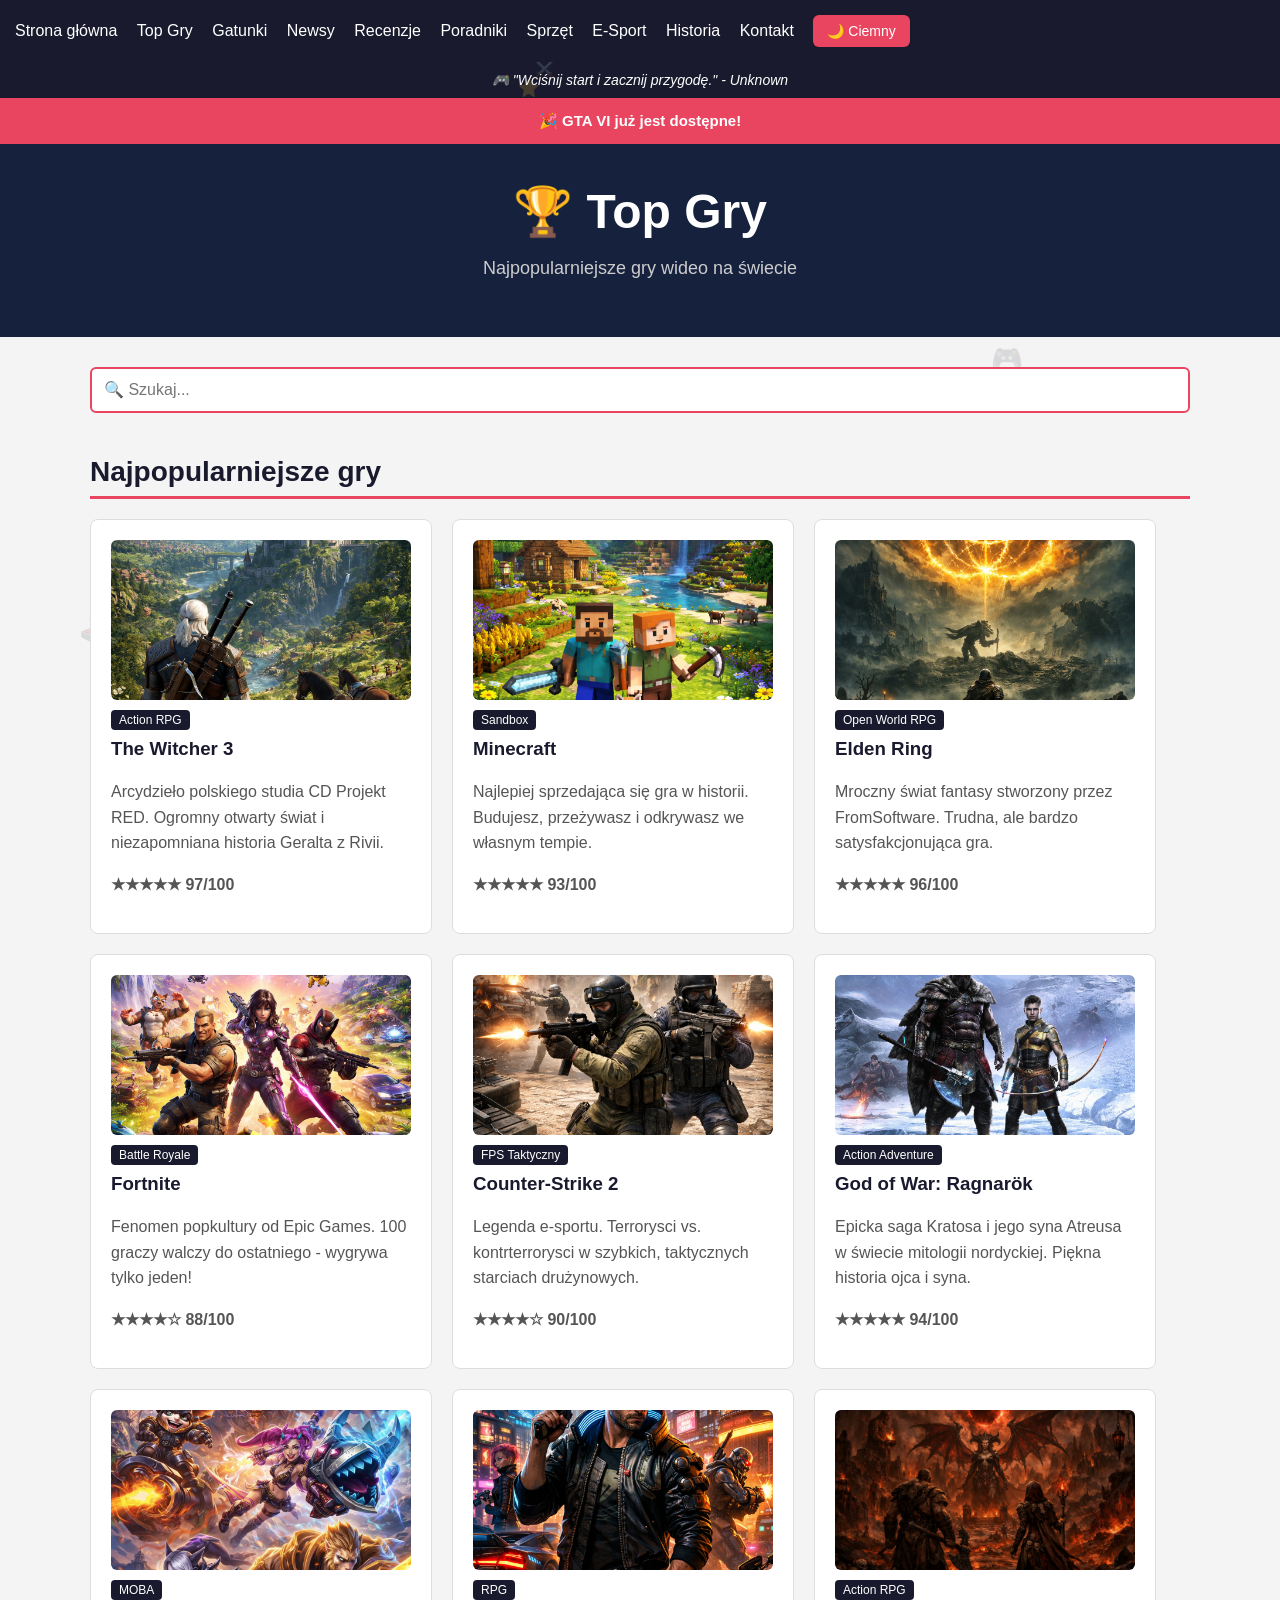
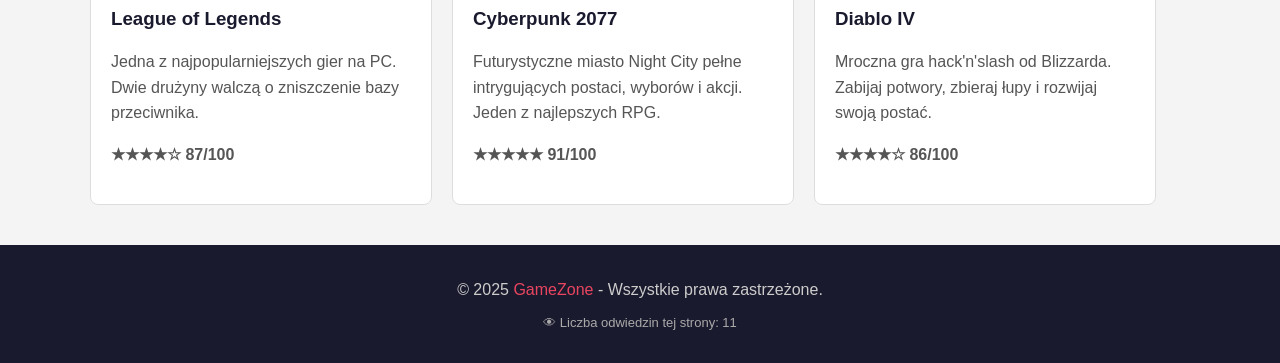
<file: top-games.html>
<!DOCTYPE html>
<html lang="pl">
<head>
  <meta charset="UTF-8">
  <title>Top Gry - GameZone</title>
  <link rel="stylesheet" href="style.css">
</head>
<body>

  <nav>
    <a href="index.html">Strona główna</a>
    <a href="top-games.html">Top Gry</a>
    <a href="gatunki.html">Gatunki</a>
    <a href="newsy.html">Newsy</a>
    <a href="recenzje.html">Recenzje</a>
    <a href="poradniki.html">Poradniki</a>
    <a href="sprzet.html">Sprzęt</a>
    <a href="esport.html">E-Sport</a>
    <a href="historia.html">Historia</a>
    <a href="kontakt.html">Kontakt</a>
  </nav>

  <header>
    <h1>🏆 Top Gry</h1>
    <p>Najpopularniejsze gry wideo na świecie</p>
  </header>

  <main>
    <h2>Najpopularniejsze gry</h2>

    <div class="siatka">

      <div class="karta">
        <img src="grafiki/witcher3.jpg" alt="The Witcher 3" width="300" height="160">
        <span class="gatunek">Action RPG</span>
        <h3>The Witcher 3</h3>
        <p>Arcydzieło polskiego studia CD Projekt RED. Ogromny otwarty świat i niezapomniana historia Geralta z Rivii.</p>
        <p class="ocena">★★★★★ 97/100</p>
      </div>

      <div class="karta">
        <img src="grafiki/minecraft.jpg" alt="Minecraft" width="300" height="160">
        <span class="gatunek">Sandbox</span>
        <h3>Minecraft</h3>
        <p>Najlepiej sprzedająca się gra w historii. Budujesz, przeżywasz i odkrywasz we własnym tempie.</p>
        <p class="ocena">★★★★★ 93/100</p>
      </div>

      <div class="karta">
        <img src="grafiki/eldenring.jpg" alt="Elden Ring" width="300" height="160">
        <span class="gatunek">Open World RPG</span>
        <h3>Elden Ring</h3>
        <p>Mroczny świat fantasy stworzony przez FromSoftware. Trudna, ale bardzo satysfakcjonująca gra.</p>
        <p class="ocena">★★★★★ 96/100</p>
      </div>

      <div class="karta">
        <img src="grafiki/fortnite.jpg" alt="Fortnite" width="300" height="160">
        <span class="gatunek">Battle Royale</span>
        <h3>Fortnite</h3>
        <p>Fenomen popkultury od Epic Games. 100 graczy walczy do ostatniego - wygrywa tylko jeden!</p>
        <p class="ocena">★★★★☆ 88/100</p>
      </div>

      <div class="karta">
        <img src="grafiki/cs2.jpg" alt="Counter-Strike 2" width="300" height="160">
        <span class="gatunek">FPS Taktyczny</span>
        <h3>Counter-Strike 2</h3>
        <p>Legenda e-sportu. Terrorysci vs. kontrterrorysci w szybkich, taktycznych starciach drużynowych.</p>
        <p class="ocena">★★★★☆ 90/100</p>
      </div>

      <div class="karta">
        <img src="grafiki/godofwar.jpg" alt="God of War: Ragnarök" width="300" height="160">
        <span class="gatunek">Action Adventure</span>
        <h3>God of War: Ragnarök</h3>
        <p>Epicka saga Kratosa i jego syna Atreusa w świecie mitologii nordyckiej. Piękna historia ojca i syna.</p>
        <p class="ocena">★★★★★ 94/100</p>
      </div>

      <div class="karta">
        <img src="grafiki/lol.jpg" alt="League of Legends" width="300" height="160">
        <span class="gatunek">MOBA</span>
        <h3>League of Legends</h3>
        <p>Jedna z najpopularniejszych gier na PC. Dwie drużyny walczą o zniszczenie bazy przeciwnika.</p>
        <p class="ocena">★★★★☆ 87/100</p>
      </div>

      <div class="karta">
        <img src="grafiki/cyberpunk.jpg" alt="Cyberpunk 2077" width="300" height="160">
        <span class="gatunek">RPG</span>
        <h3>Cyberpunk 2077</h3>
        <p>Futurystyczne miasto Night City pełne intrygujących postaci, wyborów i akcji. Jeden z najlepszych RPG.</p>
        <p class="ocena">★★★★★ 91/100</p>
      </div>

      <div class="karta">
        <img src="grafiki/diablo4.jpg" alt="Diablo IV" width="300" height="160">
        <span class="gatunek">Action RPG</span>
        <h3>Diablo IV</h3>
        <p>Mroczna gra hack'n'slash od Blizzarda. Zabijaj potwory, zbieraj łupy i rozwijaj swoją postać.</p>
        <p class="ocena">★★★★☆ 86/100</p>
      </div>

    </div>
  </main>

  <footer>
    <p>© 2025 <a href="index.html">GameZone</a> - Wszystkie prawa zastrzeżone.</p>
  </footer>

  <script src="script.js"></script>
</body>
</html>
</file>
<file: style.css>
body {
  font-family: Arial, sans-serif;
  background-color: #f4f4f4;
  color: #333333;
  margin: 0;
  padding: 0;
}

nav {
  background-color: #1a1a2e;
  padding: 15px;
}

nav a {
  color: white;
  text-decoration: none;
  margin-right: 15px;
  font-size: 16px;
}

nav a:hover {
  color: #e94560;
}

header {
  background-color: #16213e;
  color: white;
  text-align: center;
  padding: 40px 20px;
}

header h1 {
  font-size: 48px;
  margin: 0 0 10px 0;
}

header p {
  font-size: 18px;
  color: #cccccc;
}

main {
  max-width: 1100px;
  margin: 30px auto;
  padding: 0 20px;
}

h2 {
  font-size: 28px;
  color: #1a1a2e;
  border-bottom: 3px solid #e94560;
  padding-bottom: 8px;
  margin-bottom: 20px;
}

.siatka {
  display: flex;
  flex-wrap: wrap;
  gap: 20px;
}

.karta {
  background-color: white;
  border: 1px solid #dddddd;
  border-radius: 8px;
  padding: 20px;
  width: 300px;
  opacity: 0;
  transform: translateY(30px);
  transition: opacity 0.5s ease, transform 0.5s ease, box-shadow 0.3s ease;
}

.karta.widoczna {
  opacity: 1;
  transform: translateY(0);
}

.karta:hover {
  transform: translateY(-6px);
  box-shadow: 0 8px 20px rgba(0, 0, 0, 0.15);
}

.karta h3 {
  color: #1a1a2e;
  margin-top: 0;
}

.karta p {
  color: #555555;
  line-height: 1.6;
}

.karta a {
  color: #e94560;
  text-decoration: none;
  font-weight: bold;
}

.karta img {
  width: 100%;
  height: 160px;
  object-fit: cover;
  border-radius: 6px;
  margin-bottom: 10px;
  display: block;
}

.obrazek {
  width: 100%;
  height: 160px;
  background-color: #1a1a2e;
  border-radius: 6px;
  display: flex;
  align-items: center;
  justify-content: center;
  font-size: 50px;
  margin-bottom: 10px;
}

.gatunek {
  display: inline-block;
  background-color: #1a1a2e;
  color: white;
  font-size: 12px;
  padding: 3px 8px;
  border-radius: 4px;
  margin-bottom: 8px;
}

.ocena {
  color: #f5a623;
  font-weight: bold;
  margin-top: 10px;
}

.linia-czasu {
  border-left: 4px solid #e94560;
  padding-left: 20px;
}

.wydarzenie {
  background-color: white;
  border: 1px solid #dddddd;
  border-radius: 8px;
  padding: 15px 20px;
  margin-bottom: 15px;
}

.wydarzenie .rok {
  font-size: 22px;
  font-weight: bold;
  color: #e94560;
}

.wydarzenie h3 {
  margin: 5px 0;
  color: #1a1a2e;
}

.wydarzenie p {
  color: #555555;
  line-height: 1.6;
}

form {
  background-color: white;
  padding: 30px;
  border-radius: 8px;
  border: 1px solid #dddddd;
  max-width: 600px;
}

form label {
  display: block;
  font-weight: bold;
  margin-bottom: 5px;
  color: #1a1a2e;
}

form input,
form textarea,
form select {
  width: 100%;
  padding: 10px;
  margin-bottom: 15px;
  border: 1px solid #cccccc;
  border-radius: 5px;
  font-size: 15px;
  box-sizing: border-box;
}

form button {
  background-color: #e94560;
  color: white;
  border: none;
  padding: 12px 25px;
  font-size: 16px;
  border-radius: 5px;
  cursor: pointer;
}

form button:hover {
  background-color: #c73652;
}

#pasek-postepu {
  position: fixed;
  top: 0;
  left: 0;
  height: 4px;
  width: 0%;
  background-color: #e94560;
  z-index: 9999;
  transition: width 0.1s;
}

footer {
  background-color: #1a1a2e;
  color: #cccccc;
  text-align: center;
  padding: 20px;
  margin-top: 40px;
}

footer a {
  color: #e94560;
  text-decoration: none;
}

.kontakt-grid {
  display: flex;
  gap: 40px;
  flex-wrap: wrap;
}

.kontakt-lewa {
  flex: 1;
  min-width: 300px;
}

.kontakt-prawa {
  flex: 1;
  min-width: 260px;
}

.info-karta {
  background-color: white;
  border: 1px solid #dddddd;
  border-radius: 8px;
  padding: 14px 18px;
  margin-bottom: 10px;
  transition: transform 0.2s ease, box-shadow 0.2s ease;
}

.info-karta:hover {
  transform: translateX(6px);
  box-shadow: 3px 3px 10px rgba(0,0,0,0.1);
}

.info-karta.social a {
  color: #e94560;
  text-decoration: none;
  font-weight: bold;
}

.blad {
  color: #e94560;
  font-size: 13px;
  margin: -10px 0 10px 0;
  min-height: 16px;
}

.sukces {
  display: none;
  background-color: #d4edda;
  color: #155724;
  border: 1px solid #c3e6cb;
  border-radius: 6px;
  padding: 14px;
  margin-top: 15px;
  animation: pojawSie 0.5s ease;
}

@keyframes pojawSie {
  from { opacity: 0; transform: translateY(-10px); }
  to   { opacity: 1; transform: translateY(0); }
}

@keyframes trzesienie {
  0%   { transform: translateX(0); }
  20%  { transform: translateX(-8px); }
  40%  { transform: translateX(8px); }
  60%  { transform: translateX(-5px); }
  80%  { transform: translateX(5px); }
  100% { transform: translateX(0); }
}

.trzesienie {
  animation: trzesienie 0.4s ease;
  border-color: #e94560 !important;
}

@keyframes wjazd-lewo {
  from { opacity: 0; transform: translateX(-40px); }
  to   { opacity: 1; transform: translateX(0); }
}

@keyframes wjazd-prawo {
  from { opacity: 0; transform: translateX(40px); }
  to   { opacity: 1; transform: translateX(0); }
}

@keyframes wjazd-dol {
  from { opacity: 0; transform: translateY(40px); }
  to   { opacity: 1; transform: translateY(0); }
}

@keyframes pulsowanie {
  0%   { box-shadow: 0 0 0 0 rgba(233, 69, 96, 0.4); }
  70%  { box-shadow: 0 0 0 10px rgba(233, 69, 96, 0); }
  100% { box-shadow: 0 0 0 0 rgba(233, 69, 96, 0); }
}

.animacja-lewo {
  animation: wjazd-lewo 0.6s ease both;
}

.animacja-prawo {
  animation: wjazd-prawo 0.6s ease both;
}

.animacja-dol {
  animation: wjazd-dol 0.6s ease both;
}

nav a {
  transition: color 0.2s ease, letter-spacing 0.2s ease;
}

nav a:hover {
  color: #e94560;
  letter-spacing: 1px;
}

header {
  animation: wjazd-dol 0.7s ease both;
}

form input:focus,
form textarea:focus,
form select:focus {
  outline: none;
  border-color: #e94560;
  box-shadow: 0 0 6px rgba(233, 69, 96, 0.3);
  transition: box-shadow 0.3s ease;
}

form button {
  transition: background-color 0.2s ease, transform 0.2s ease;
  animation: pulsowanie 2s infinite;
}

form button:hover {
  background-color: #c73652;
  transform: scale(1.05);
}

.wydarzenie {
  transition: transform 0.2s ease, box-shadow 0.2s ease;
}

.wydarzenie:hover {
  transform: translateX(8px);
  box-shadow: 3px 3px 12px rgba(0,0,0,0.1);
}

.blad404 {
  text-align: center;
  padding: 80px 20px;
}

.liczba404 {
  font-size: 120px;
  font-weight: bold;
  color: #e94560;
  line-height: 1;
  animation: trzesienie404 1s ease infinite;
}

@keyframes trzesienie404 {
  0%   { transform: rotate(0deg); }
  25%  { transform: rotate(-3deg); }
  50%  { transform: rotate(3deg); }
  75%  { transform: rotate(-2deg); }
  100% { transform: rotate(0deg); }
}

.blad404 h2 {
  font-size: 32px;
  color: #1a1a2e;
  border: none;
  margin-bottom: 10px;
}

.blad404 p {
  color: #555555;
  font-size: 18px;
  margin-bottom: 30px;
}

.przycisk404 {
  display: inline-block;
  background-color: #e94560;
  color: white;
  text-decoration: none;
  padding: 14px 30px;
  border-radius: 6px;
  font-size: 16px;
  transition: transform 0.2s ease, background-color 0.2s ease;
}

.przycisk404:hover {
  background-color: #c73652;
  transform: scale(1.05);
}

.losowa-gra {
  margin-top: 50px;
  background-color: white;
  border: 1px solid #dddddd;
  border-radius: 8px;
  padding: 20px;
  display: inline-block;
  min-width: 280px;
  animation: pojawSie 1s ease 0.5s both;
}

.losowa-gra p {
  margin: 0 0 8px 0;
  font-size: 15px;
}

.losowa-gra h3 {
  color: #e94560;
  margin: 0;
  font-size: 22px;
}

.przelacznik-tryb {
  margin-left: auto;
  background-color: #e94560;
  color: white;
  border: none;
  padding: 8px 14px;
  border-radius: 6px;
  cursor: pointer;
  font-size: 14px;
  transition: background-color 0.2s ease;
}

.przelacznik-tryb:hover {
  background-color: #c73652;
}

body.ciemny {
  background-color: #121212;
  color: #e0e0e0;
}

body.ciemny nav {
  background-color: #000000;
}

body.ciemny header {
  background-color: #1a1a1a;
}

body.ciemny .karta {
  background-color: #1e1e1e;
  border-color: #333333;
}

body.ciemny .karta h3 {
  color: #ffffff;
}

body.ciemny .karta p {
  color: #aaaaaa;
}

body.ciemny h2 {
  color: #ffffff;
  border-bottom-color: #e94560;
}

body.ciemny .wydarzenie {
  background-color: #1e1e1e;
  border-color: #333333;
}

body.ciemny .wydarzenie h3 {
  color: #ffffff;
}

body.ciemny .wydarzenie p {
  color: #aaaaaa;
}

body.ciemny form {
  background-color: #1e1e1e;
  border-color: #333333;
}

body.ciemny form label {
  color: #e0e0e0;
}

body.ciemny form input,
body.ciemny form textarea,
body.ciemny form select {
  background-color: #2a2a2a;
  border-color: #444444;
  color: #e0e0e0;
}

body.ciemny .info-karta {
  background-color: #1e1e1e;
  border-color: #333333;
}

body.ciemny footer {
  background-color: #000000;
}

body.ciemny .blad404 h2 {
  color: #ffffff;
}

body.ciemny .losowa-gra {
  background-color: #1e1e1e;
  border-color: #333333;
}

nav, header, main, footer {
  position: relative;
  z-index: 1;
}
</file>
